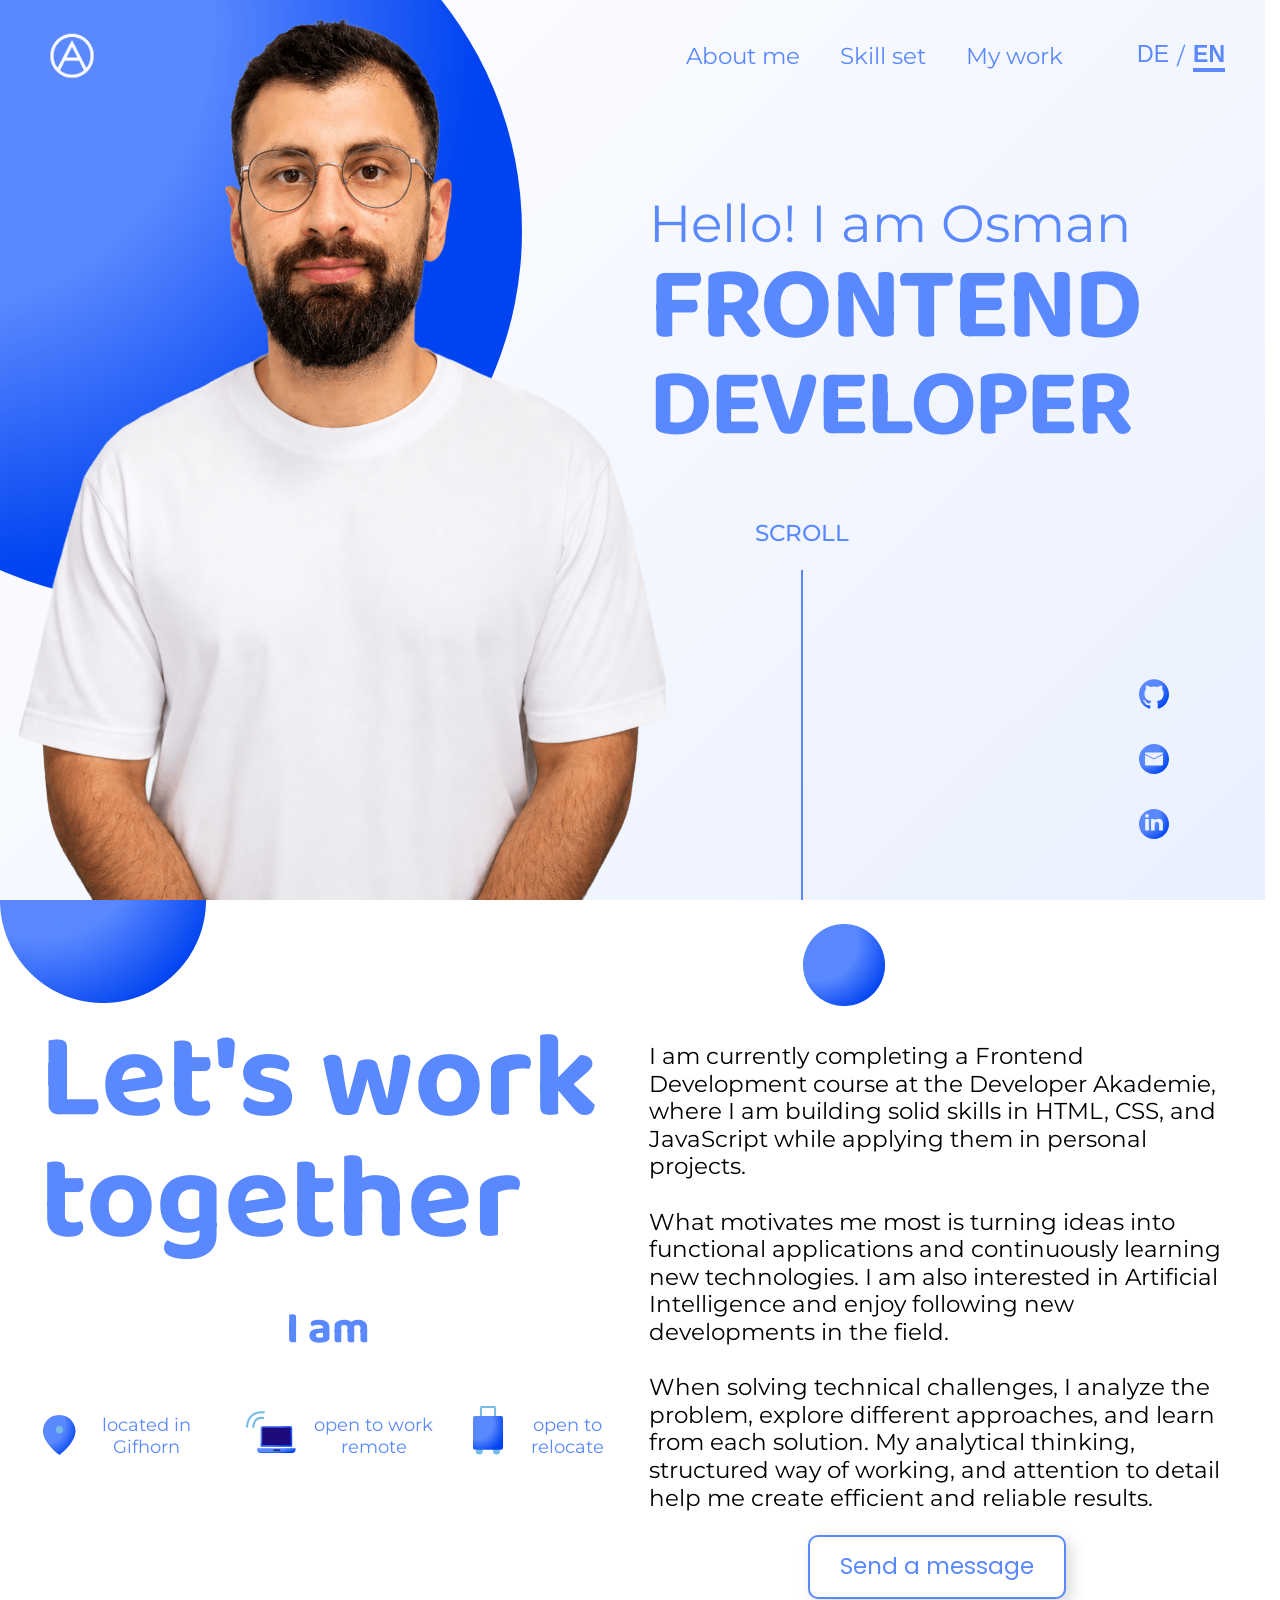
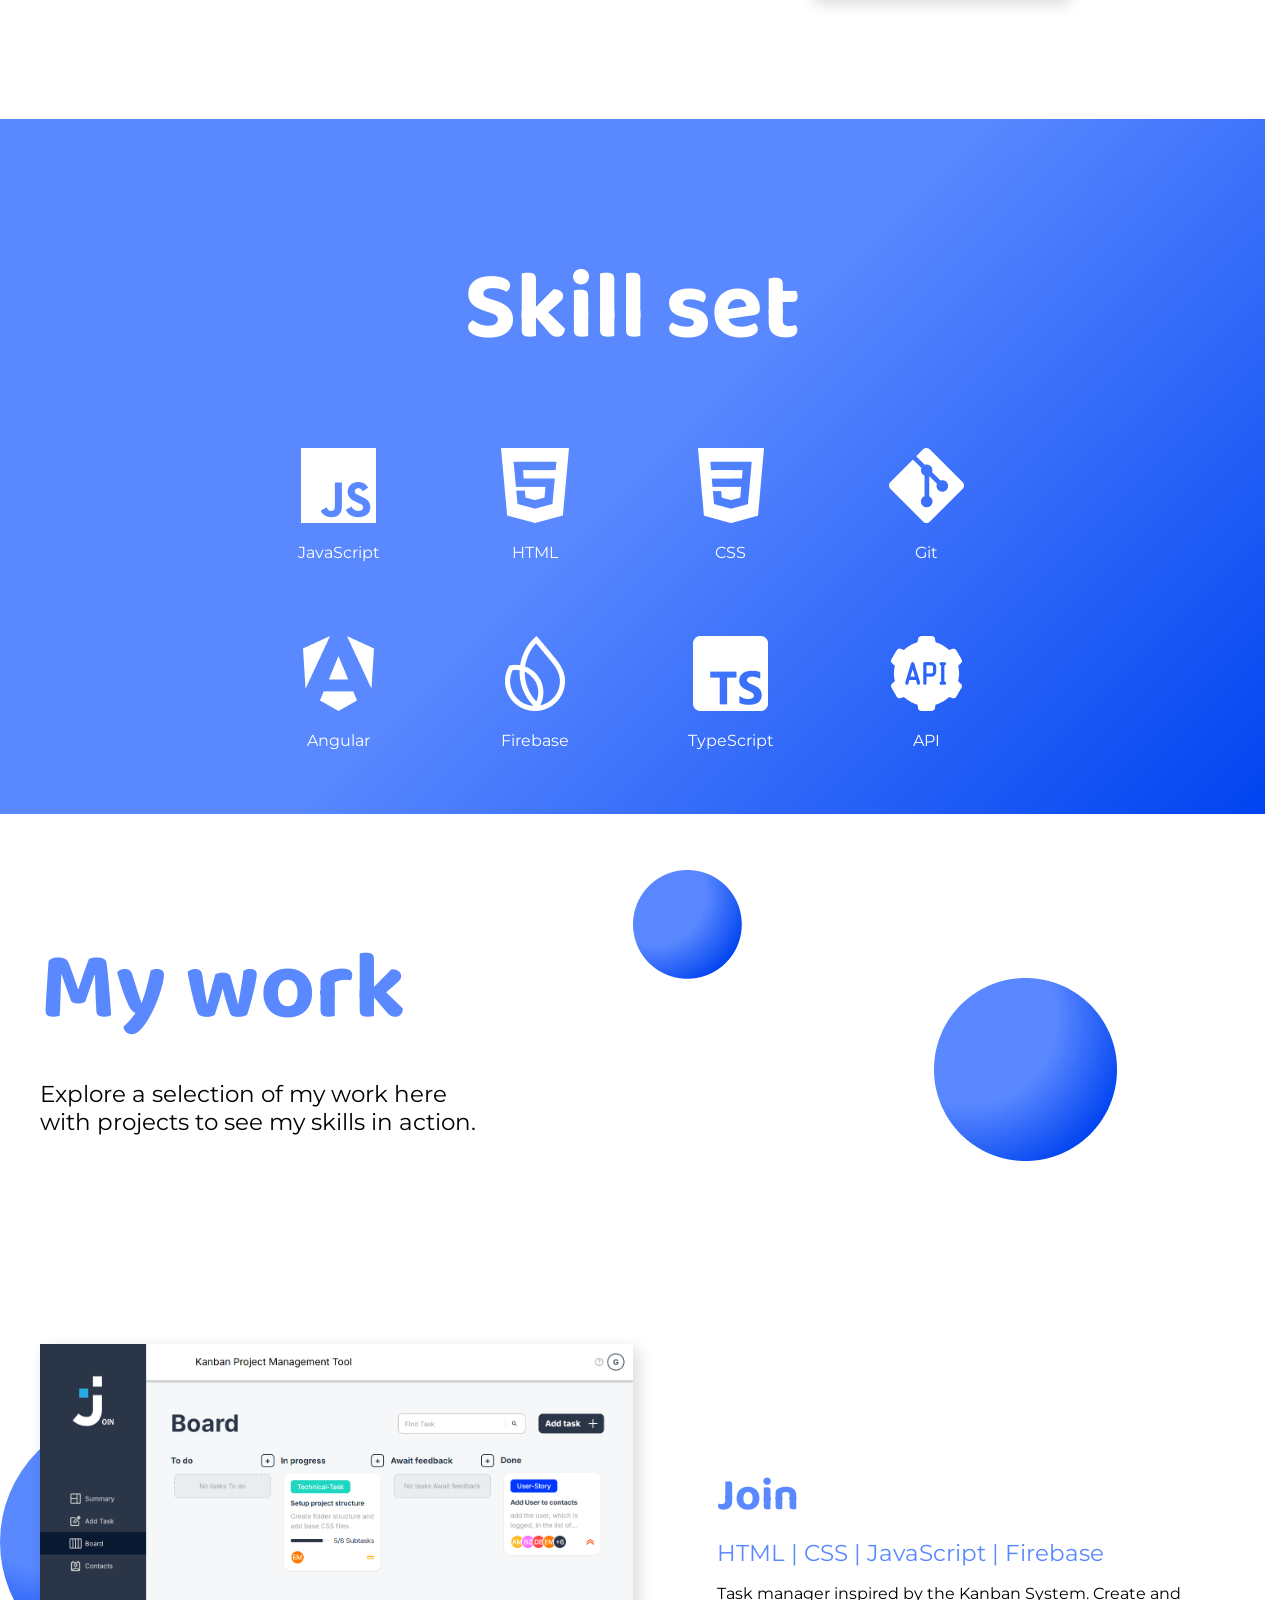
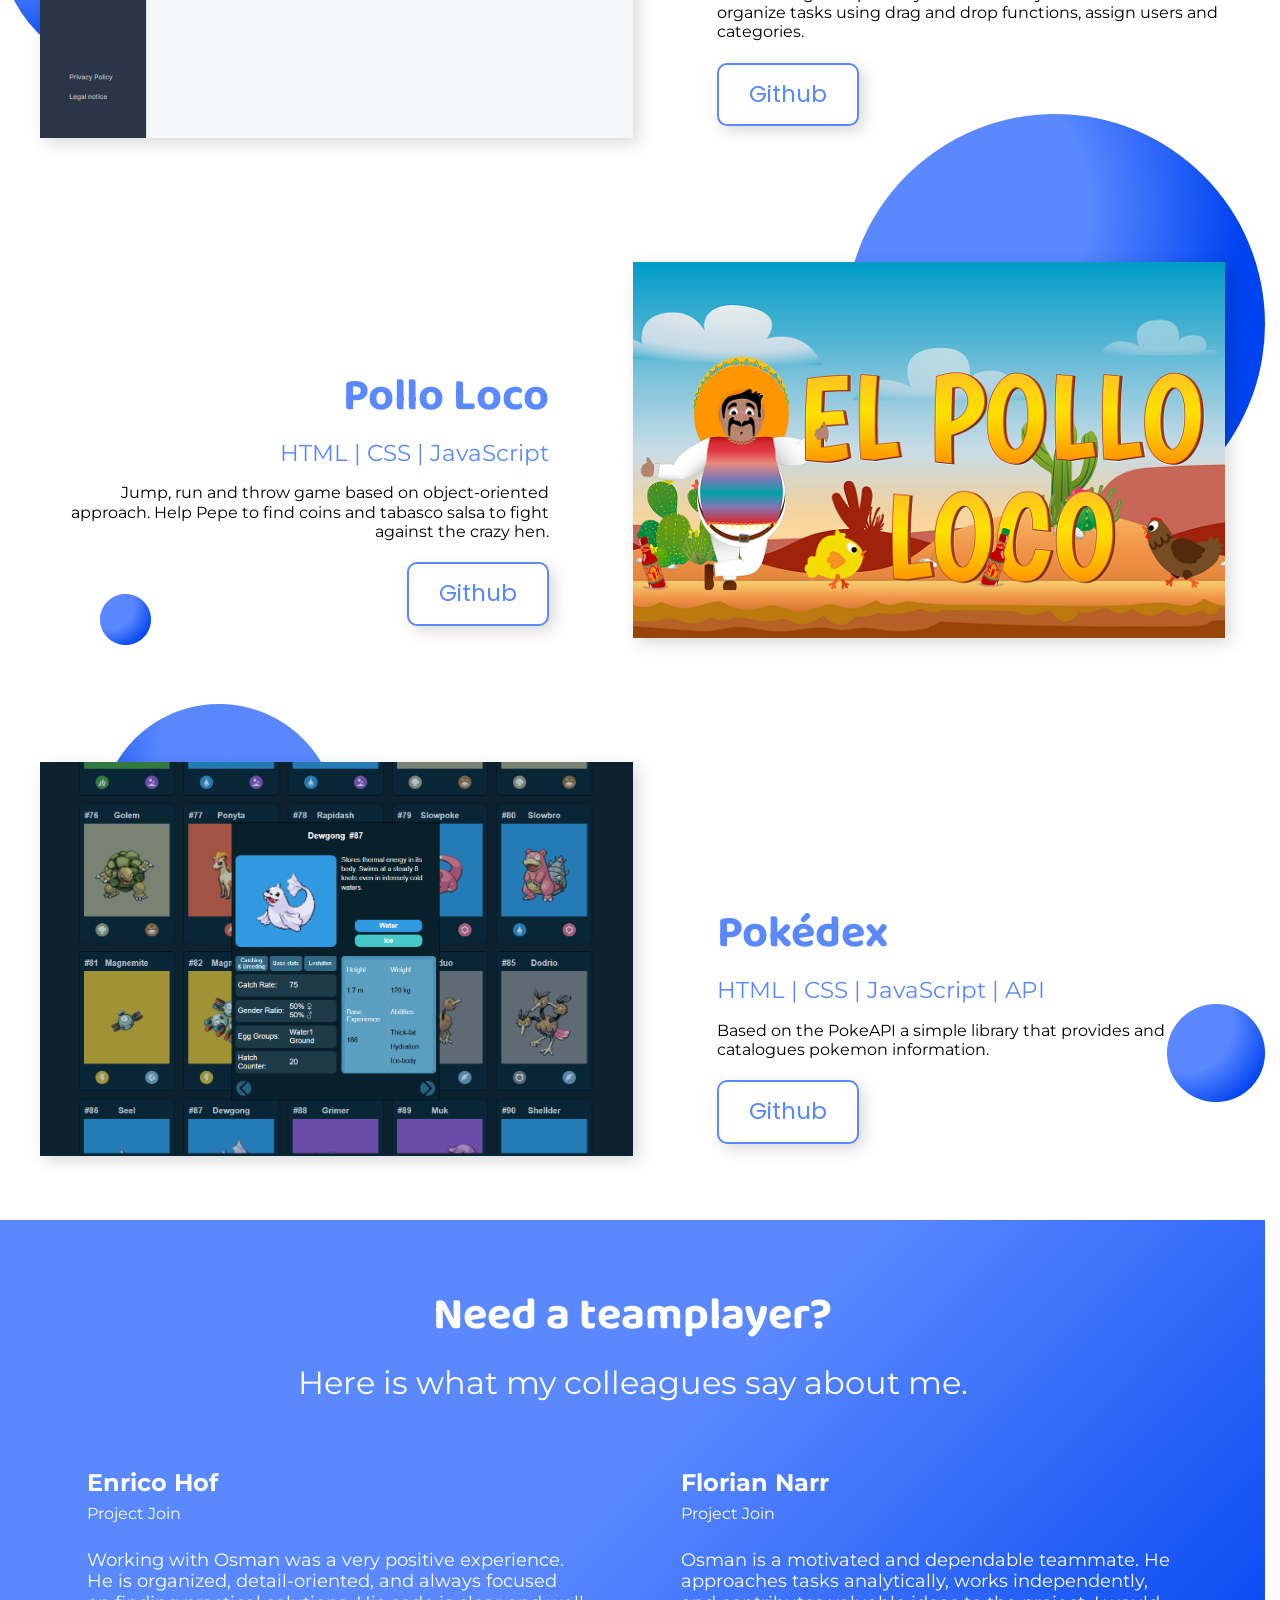
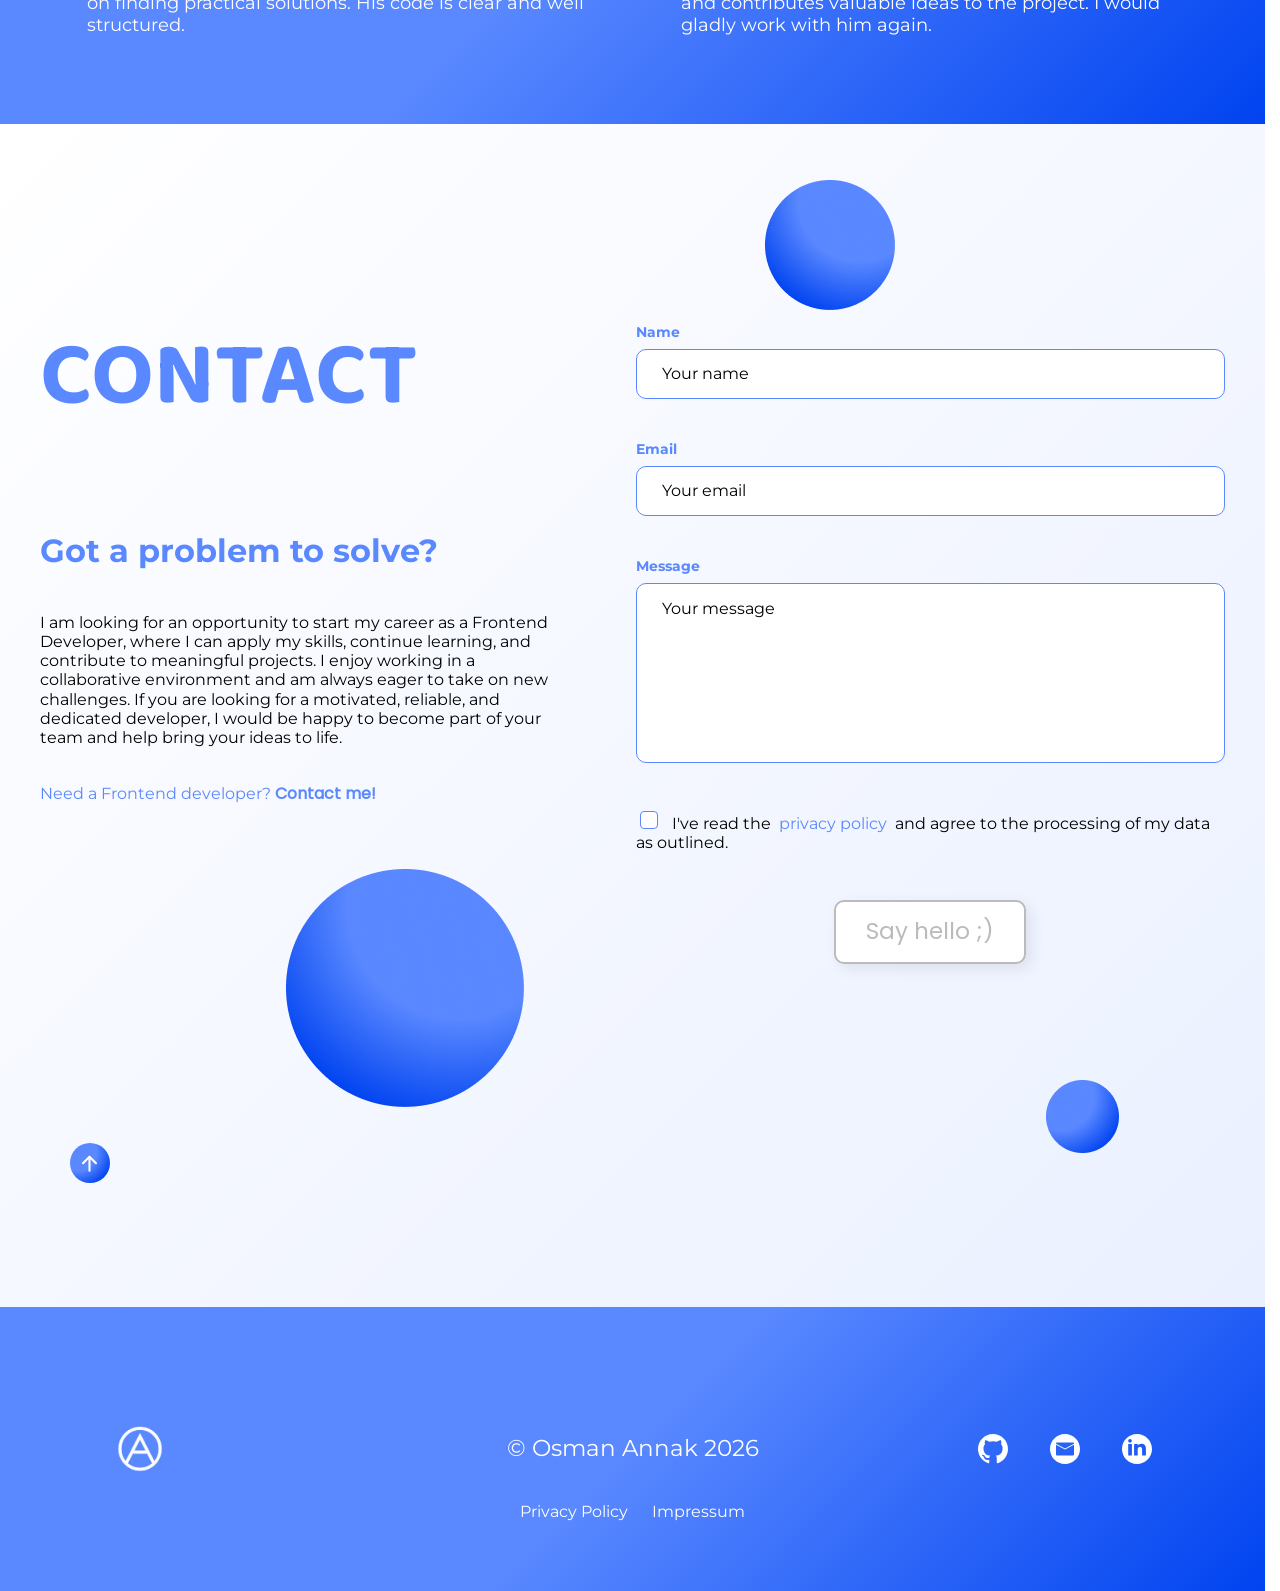
<file: index.html>
﻿<!DOCTYPE html>
<html lang="en">

<head>
    <meta charset="UTF-8">
    <meta name="viewport" content="width=device-width, initial-scale=1.0">
    <title>Osman Annak | Frontend Developer</title>
    <link rel="icon" type="image/png" href="assets/icons/logo_blue.png">

    <link rel="stylesheet" href="https://unpkg.com/aos@2.3.1/dist/aos.css">
    <link rel="stylesheet" href="style.css">
    <link rel="stylesheet" href="css/hero.css">
    <link rel="stylesheet" href="css/about.css">
    <link rel="stylesheet" href="css/skills.css">
    <link rel="stylesheet" href="css/projects.css">
    <link rel="stylesheet" href="css/teamplayer.css">
    <link rel="stylesheet" href="css/contact.css">
    <link rel="stylesheet" href="css/footer.css">
</head>

<body>
    <section class="hero-section" id="top">
        <div class="header-menu">
            <a class="logo-link" href="index.html" aria-label="Go to homepage">
                <img src="assets/icons/logo.png" alt="logo">
            </a>
            <button class="burger-menu d_none" id="burger-menu" type="button" aria-label="Open menu"
                aria-controls="navbar" aria-expanded="false" onclick="openBurgerMenu()">
                <img class="burger-icon burger-icon-default" src="assets/icons/burger menu.svg" alt="">
                <img class="burger-icon burger-icon-transition" src="assets/icons/burger transition.svg" alt="">
            </button>
            <div class="navbar" id="navbar">
                <a class="mobile-logo-link" href="index.html" aria-label="Go to homepage">
                    <img class="mobile-menu-logo" src="assets/icons/logo_blue.png" alt="logo">
                </a>
                <button class="close-menu" type="button" aria-label="Close menu" onclick="closeBurgerMenu()">
                    <img class="close-icon close-icon-medium" src="assets/icons/close final.svg" alt="">
                    <img class="close-icon close-icon-final" src="assets/icons/close medium.svg" alt="">
                </button>
                <div class="navbar-inner">
                    <a href="#about-me" data-label="About me" data-i18n="navAbout">About me</a>
                    <a href="#skill-set" data-label="Skill set" data-i18n="navSkills">Skill set</a>
                    <a href="#my-work" data-label="My work" data-i18n="navWork">My work</a>
                </div>
                <div class="language-switch">
                    <button type="button" class="language-button" data-language="de">DE</button>
                    <span>/</span>
                    <button type="button" class="language-button" data-language="en">EN</button>
                </div>

            </div>
        </div>
        <div class="introduction" data-aos="fade-up">
            <h2 data-i18n="heroGreeting">Hello! I am Osman</h2>
            <h1>
                <span class="title-line title-line-frontend">FRONTEND</span>
                <span class="title-line title-line-developer">DEVELOPER</span>
            </h1>
            <img class="hero-profile-image-mobile" src="assets/img/me.png" alt="">
        </div>
        <img class="hero-profile-image" src="assets/img/me.png" alt="" data-aos="fade-up">
        <div class="scroll">
            <p>SCROLL</p>
            <hr>
        </div>
        <div class="mobile-scroll-down" aria-hidden="true">
            <span data-i18n="scrollDown">Scroll down</span>
            <span class="mobile-scroll-arrow"></span>
        </div>
        <nav class="social-links" aria-label="Social media links">
            <a href="https://github.com/OsmanAnk" target="_blank" rel="noopener noreferrer" aria-label="GitHub">
                <img src="assets/icons/Github button s2.svg" alt="">

            </a>
            <a href="mailto:osman.annak@hotmail.de" aria-label="E-Mail">
                <img src="assets/icons/Email button s2.svg" alt="">
            </a>
            <a href="https://www.linkedin.com/in/osman-annak-0b4531206/" target="_blank" rel="noopener noreferrer"
                aria-label="LinkedIn">
                <img src="assets/icons/Linkedin button s2.svg" alt="">
            </a>
        </nav>
        <div class="decor-clip" aria-hidden="true">
            <div class="ellipse-3"></div>
        </div>
    </section>
    <section class="about-me-section" id="about-me">
        <div class="work-together" data-aos="fade-up">
            <h1 data-i18n-html="aboutTitle">Let's work <br> together</h1>
            <div class="location">
                <p data-i18n="locationIntro">I am</p>
                <div class="location-work">
                    <div class="located">
                        <div class="located-icon-container">
                            <img id="located" src="assets/icons/Icon Location.svg" alt="">
                        </div>
                        <p data-i18n="locationLocated">located in Gifhorn</p>
                    </div>
                    <div class="remote">
                        <div class="remote-icon-container">
                            <img id="remote" src="assets/icons/Icon Remote.svg" alt="">
                        </div>
                        <p data-i18n="locationRemote">open to work remote</p>
                    </div>
                    <div class="relocate">
                        <div class="relocate-icon-container">
                            <img id="relocate" src="assets/icons/Icon Relocate.svg" alt="">
                        </div>
                        <p data-i18n="locationRelocate">open to relocate</p>
                    </div>
                </div>
            </div>
        </div>
        <div class="information" data-aos="fade-up">
            <p data-i18n-html="aboutText">I am currently completing a Frontend Development course at the Developer
                Akademie, where I am building solid skills in HTML, CSS, and JavaScript while applying them in personal
                projects.
                <br>
                <br>
                What motivates me most is turning ideas into functional applications and continuously learning new
                technologies. I am also interested in Artificial Intelligence and enjoy following new developments in
                the field.
                <br>
                <br>
                When solving technical challenges, I analyze the problem, explore different approaches, and learn from
                each solution. My analytical thinking, structured way of working, and attention to detail help me create
                efficient and reliable results.
            </p>
            <a class="btn" href="#contact" data-i18n="sendMessage">Send a message</a>
        </div>
        <div class="decor-clip" aria-hidden="true">
            <img class="ellipse-5" src="assets/img/Ellipse 5.png" alt="">
            <img class="ellipse-6" src="assets/img/Ellipse 6.png" alt="">
        </div>
    </section>
    <section class="skill-section" id="skill-set">
        <div class="skill-set" data-aos="fade-up">
            <h1 data-i18n="skillsTitle">Skill set</h1>
        </div>
        <div class="skills" data-aos="fade-up">
            <div class="javascript">
                <img src="assets/icons/JavScript.png" alt="javascript">
                <span data-label="JavaScript">JavaScript</span>
            </div>
            <div class="html">
                <img src="assets/icons/html.png" alt="html">
                <span data-label="HTML">HTML</span>
            </div>
            <div class="css">
                <img src="assets/icons/css.png" alt="css">
                <span data-label="CSS">CSS</span>
            </div>
            <div class="git">
                <img src="assets/icons/Git.png" alt="git">
                <span data-label="Git">Git</span>
            </div>
            <div class="angular">
                <img src="assets/icons/Angular.png" alt="angular">
                <span data-label="Angular">Angular</span>
            </div>
            <div class="firebase">
                <img src="assets/icons/Firebase.png" alt="firebase">
                <span data-label="Firebase">Firebase</span>
            </div>
            <div class="typescript">
                <img src="assets/icons/Typescript.png" alt="typescript">
                <span data-label="TypeScript">TypeScript</span>
            </div>
            <div class="api">
                <img src="assets/icons/Api.png" alt="api">
                <span data-label="API">API</span>
            </div>
        </div>
    </section>
    <section class="project-section" id="my-work">
        <div class="my-work" data-aos="fade-up">
            <h1 data-i18n="workTitle">My work</h1>
            <h2 data-i18n-html="workSubtitle">Explore a selection of my work here
                <br>
                with projects to see my skills in action.
            </h2>
        </div>
        <div class="project" data-aos="fade-up">
            <div class="project-image">
                <a class="project-image-link" href="https://osman-annak.developerakademie.net/Join/index.html"
                    target="_blank" rel="noopener noreferrer" aria-label="Open Join project">
                    <img class="join-project" src="assets/img/Join photo.png" alt="">
                </a>
            </div>
            <div class="project-description">
                <h2>Join</h2>
                <h3>HTML | CSS | JavaScript | Firebase</h3>
                <h4 data-i18n="joinDescription">Task manager inspired by the Kanban System. Create and organize tasks
                    using drag and drop functions,
                    assign users and categories. </h4>
                <div class="btn-container">
                    <a class="btn d_none mobile-btn" href="https://osman-annak.developerakademie.net/Join/index.html"
                        target="_blank" rel="noopener noreferrer" data-i18n="liveTest">Live test</a>
                    <a class="btn" href="https://github.com/OsmanAnk/Join" target="_blank" rel="noopener noreferrer"
                        data-i18n="github">Github</a>
                </div>
            </div>
        </div>
        <div class="project project--reverse" data-aos="fade-up">
            <div class="project-image pollo-loco-image">
                <a class="project-image-link"
                    href="https://osman-annak.developerakademie.net/modul-12/Pollo_Loco/index.html" target="_blank"
                    rel="noopener noreferrer" aria-label="Open El Pollo Loco project">
                    <img src="assets/img/Pollo loco photo.png" alt="">
                </a>
            </div>
            <div class="project-description project-pollo-loco">
                <h2>Pollo Loco</h2>
                <h3>HTML | CSS | JavaScript</h3>
                <h4 data-i18n="polloDescription">Jump, run and throw game based on object-oriented approach. Help Pepe
                    to find coins and tabasco
                    salsa to fight against the crazy hen.</h4>
                <div class="btn-container">
                    <a class="btn d_none mobile-btn"
                        href="https://osman-annak.developerakademie.net/modul-12/Pollo_Loco/index.html" target="_blank"
                        rel="noopener noreferrer" data-i18n="liveTest">Live test</a>
                    <a class="btn" href="https://github.com/OsmanAnk/El-Pollo-Loco" target="_blank"
                        rel="noopener noreferrer" data-i18n="github">Github</a>
                </div>
            </div>
        </div>
        <div class="project" data-aos="fade-up">
            <div class="project-image">
                <a class="project-image-link"
                    href="https://osman-annak.developerakademie.net/modul-8/PokeAPI/index.html" target="_blank"
                    rel="noopener noreferrer" aria-label="Open PokeAPI project">
                    <img src="assets/img/Pokeapi photo.png" alt="">
                </a>
            </div>
            <div class="project-description">
                <h2>Pokédex</h2>
                <h3>HTML | CSS | JavaScript | API</h3>
                <h4 data-i18n="pokeDescription">Based on the PokéAPI a simple library that provides and catalogues
                    pokemon information.</h4>
                <div class="btn-container">
                    <a class="btn d_none mobile-btn"
                        href="https://osman-annak.developerakademie.net/modul-8/PokeAPI/index.html" target="_blank"
                        rel="noopener noreferrer" data-i18n="liveTest">Live test</a>
                    <a class="btn" href="https://github.com/OsmanAnk/PokeAPI" target="_blank" rel="noopener noreferrer"
                        data-i18n="github">Github</a>
                </div>
            </div>
        </div>
        <div class="decor-clip" aria-hidden="true">
            <div class="ellipse-4"></div>
            <img class="ellipse-7" src="assets/img/Ellipse 7.png" alt="">
            <img class="ellipse-8" src="assets/img/Ellipse 8.png" alt="">
            <div class="ellipse-9"></div>
            <img class="ellipse-10" src="assets/img/Ellipse 10.png" alt="">
            <img class="ellipse-11" src="assets/img/Ellipse 11.png" alt="">
            <img class="ellipse-12" src="assets/img/Ellipse 12.png" alt="">
        </div>
    </section>
    <section class="teamplayer-section">
        <div class="teamplayer-header" data-aos="fade-up">
            <h1 data-i18n="teamTitle">Need a teamplayer?</h1>
            <h2 data-i18n="teamSubtitle">Here is what my colleagues say about me.</h2>
        </div>
        <div class="persons" data-aos="fade-up">
            <div class="person">
                <h3>Enrico Hof</h3>
                <h5 data-i18n="projectJoin">Project Join</h5>
                <h4 data-i18n="teamFirstText">Working with Osman was a very positive experience. He is organized,
                    detail-oriented, and always
                    focused on finding practical solutions. His code is clear and well structured.</h4>
            </div>
            <div class="person">
                <h3>Florian Narr</h3>
                <h5 data-i18n="projectJoin">Project Join</h5>
                <h4 data-i18n="teamSecondText">Osman is a motivated and dependable teammate. He approaches tasks
                    analytically, works independently,
                    and contributes valuable ideas to the project. I would gladly work with him again.</h4>
            </div>
        </div>
    </section>
    <section class="contact-section" id="contact">
        <div class="contact-data-wrapper">
            <div class="contact" data-aos="fade-up">
                <h1 data-i18n="contactTitle">CONTACT</h1>
                <h2 data-i18n="contactSubtitle">Got a problem to solve?</h2>
                <h3 data-i18n="contactText">I am looking for an opportunity to start my career as a Frontend Developer,
                    where I can apply my
                    skills, continue learning, and contribute to meaningful projects. I enjoy working in a collaborative
                    environment and am always eager to take on new challenges. If you are looking for a motivated,
                    reliable, and dedicated developer, I would be happy to become part of your team and help bring your
                    ideas to life.</h3>
                <h4 data-i18n-html="contactCta">Need a Frontend developer? <span>Contact me!</span></h4>
            </div>
            <form class="your-data" id="contact-form" novalidate data-aos="fade-up">
                <div class="text-inputs">
                    <div class="form-field" data-field="name">
                        <label for="name" data-i18n="nameLabel">Name</label>
                        <div class="field-control">
                            <input type="text" id="name" name="name" autocomplete="name" placeholder="Your name"
                                data-i18n-placeholder="namePlaceholder">
                        </div>
                        <p class="field-message" data-i18n="nameRequired">Your name is required</p>
                    </div>
                    <div class="form-field" data-field="email">
                        <label for="email" data-i18n="emailLabel">Email</label>
                        <div class="field-control">
                            <input type="email" id="email" name="email" autocomplete="email" placeholder="Your email"
                                data-i18n-placeholder="emailPlaceholder">
                        </div>
                        <p class="field-message" data-i18n="emailRequired">Your email is required</p>
                    </div>
                    <div class="form-field form-field-message" data-field="message">
                        <label for="message" data-i18n="messageLabel">Message</label>
                        <div class="field-control">
                            <textarea id="message" name="message" autocomplete="off" placeholder="Your message"
                                data-i18n-placeholder="messagePlaceholder"></textarea>
                        </div>
                        <p class="field-message" data-i18n="messageRequired">Your message is empty</p>
                    </div>
                </div>
                <div class="check-privacy">
                    <input type="checkbox" name="accept" id="accept">
                    <label for="accept" data-i18n-html="privacyLabel">I've read the <a
                            href="privacy-policy.html">privacy policy</a> and agree to the
                        processing of my data as outlined.</label>
                    <p class="privacy-message" data-i18n="privacyRequired">Please accept the privacy policy.</p>
                </div>
                <button class="btn" type="submit" disabled data-i18n="sayHello">Say hello ;)</button>
                <p class="form-status" id="form-status" role="status" aria-live="polite"></p>
            </form>
        </div>
        <div class="decor-clip" aria-hidden="true">
            <img class="ellipse-11-contact" src="assets/img/Ellipse 11.png" alt="">
            <img class="ellipse-13" src="assets/img/Ellipse 13.png" alt="">
            <img class="ellipse-14" src="assets/img/Ellipse 14.png" alt="">
        </div>
        <a class="up-effect" href="#top" aria-label="Back to top">
            <img class="up" src="assets/icons/Up.svg" alt="">
            <img class="up-hover" src="assets/icons/Up-hover.svg" alt="">
        </a>

    </section>
    <footer class="footer-section">
        <a class="footer-logo-link" href="index.html" aria-label="Go to homepage" data-aos="fade-up">
            <img class="footer-logo" src="assets/icons/logo.png" alt="logo">
        </a>
        <h2>&copy; Osman Annak 2026</h2>
        <nav class="footer-socials" aria-label="Social media links" data-aos="fade-up">
            <a href="https://github.com/OsmanAnk" target="_blank" rel="noopener noreferrer" aria-label="GitHub">
                <img src="assets/icons/Github button-footer.svg" alt="">
            </a>
            <a href="mailto:osman.annak@hotmail.de" aria-label="E-Mail">
                <img src="assets/icons/Email button-footer.svg" alt="">
            </a>
            <a href="https://www.linkedin.com/in/osman-annak-0b4531206/" target="_blank" rel="noopener noreferrer"
                aria-label="LinkedIn">
                <img src="assets/icons/Linkedin button-footer.svg" alt="">
            </a>
        </nav>
        <nav class="footer-legal-links" aria-label="Legal links">
            <a href="privacy-policy.html" data-i18n="footerPrivacy">Privacy Policy</a>
            <a href="legal-notice.html" data-i18n="footerLegal">Impressum</a>
        </nav>
    </footer>
    <script src="https://unpkg.com/aos@2.3.1/dist/aos.js"></script>
    <script src="script.js"></script>
</body>

</html>
</file>
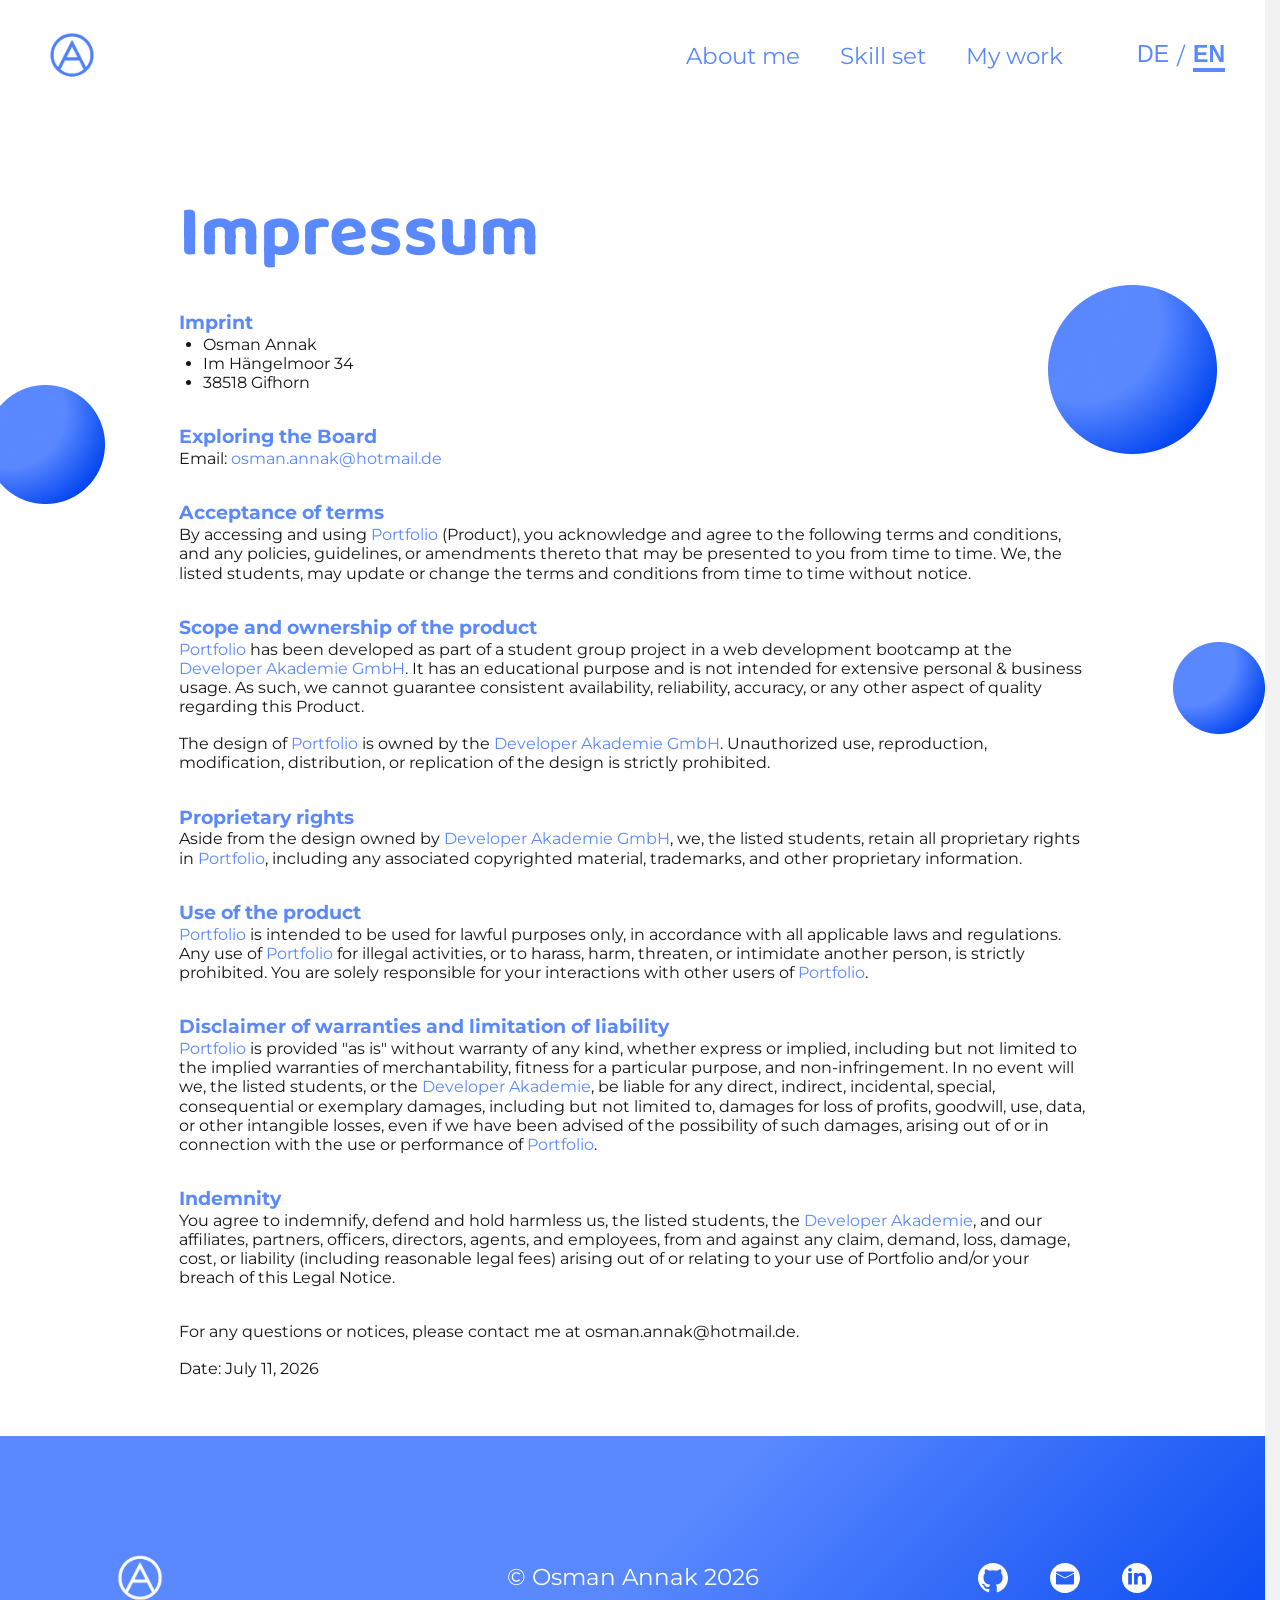
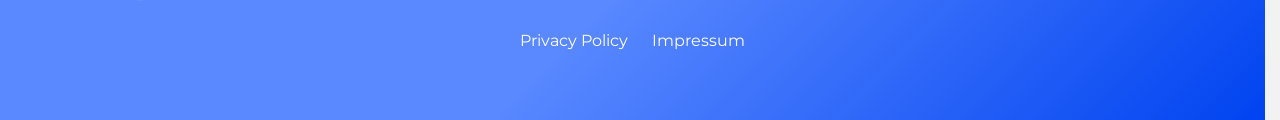
<file: legal-notice.html>
<!DOCTYPE html>
<html lang="en">

<head>
    <meta charset="UTF-8">
    <meta name="viewport" content="width=device-width, initial-scale=1.0">
    <title>Impressum</title>
    <link rel="icon" type="image/png" href="assets/icons/logo_blue.png">
    <link rel="stylesheet" href="https://unpkg.com/aos@2.3.1/dist/aos.css">
    <link rel="stylesheet" href="css/legal-notice.css">
</head>

<body class="legal-page">
    <section class="hero-section">
        <div class="header-menu">
            <a class="logo-link" href="index.html" aria-label="Go to homepage">
                <img src="assets/icons/logo_blue.png" alt="logo">
            </a>
            <button class="burger-menu d_none" id="burger-menu" type="button" aria-label="Open menu"
                aria-controls="navbar" aria-expanded="false" onclick="openBurgerMenu()">
                <img class="burger-icon burger-icon-default" src="assets/icons/burger menu.svg" alt="">
                <img class="burger-icon burger-icon-transition" src="assets/icons/burger transition.svg" alt="">
            </button>
            <div class="navbar" id="navbar">
                <a class="mobile-logo-link" href="index.html" aria-label="Go to homepage">
                    <img class="mobile-menu-logo" src="assets/icons/logo_blue.png" alt="logo">
                </a>
                <button class="close-menu" type="button" aria-label="Close menu" onclick="closeBurgerMenu()">
                    <img class="close-icon close-icon-medium" src="assets/icons/close final.svg" alt="">
                    <img class="close-icon close-icon-final" src="assets/icons/close medium.svg" alt="">
                </button>
                <div class="navbar-inner">
                    <a href="index.html#about-me" data-label="About me" data-i18n="navAbout">About me</a>
                    <a href="index.html#skill-set" data-label="Skill set" data-i18n="navSkills">Skill set</a>
                    <a href="index.html#my-work" data-label="My work" data-i18n="navWork">My work</a>
                </div>
                <div class="language-switch">
                    <button type="button" class="language-button" data-language="de">DE</button>
                    <span>/</span>
                    <button type="button" class="language-button" data-language="en">EN</button>
                </div>
            </div>
        </div>
    </section>
    <a class="back-to-main-wrapper" href="index.html">
        <img class="back-to-main" src="assets/icons/Up-hover.svg" alt="">
        <img class="back-to-main-hover" src="assets/icons/Up.svg" alt="">
    </a>
    <main class="legal-notice" data-i18n-html="legalNoticeContent">
        <h1 data-i18n="legalNoticeTitle">Impressum</h1>

        <section class="legal-section" aria-labelledby="imprint">
            <h2 id="imprint" data-i18n="imprintTitle">Imprint</h2>
            <ul class="legal-imprint-list">
                <li>Osman Annak</li>
                <li>Im Hängelmoor 34</li>
                <li>38518 Gifhorn</li>
            </ul>
        </section>

        <section class="legal-section" aria-labelledby="exploring-board">
            <h2 id="exploring-board">Exploring the Board</h2>
            <p>Email: <a href="mailto:osman.annak@hotmail.de">osman.annak@hotmail.de</a></p>
        </section>

        <section class="legal-section" aria-labelledby="acceptance-terms">
            <h2 id="acceptance-terms">Acceptance of terms</h2>
            <p>
                By accessing and using <a href="index.html">Portfolio</a> (Product), you acknowledge and agree to the
                following terms and conditions, and any policies, guidelines, or amendments thereto that may be
                presented
                to you from time to time. We, the listed students, may update or change the terms and conditions from
                time to time without notice.
            </p>
        </section>

        <section class="legal-section" aria-labelledby="scope-ownership">
            <h2 id="scope-ownership">Scope and ownership of the product</h2>
            <p>
                <a href="index.html">Portfolio</a> has been developed as part of a student group project in a web
                development bootcamp at the <a href="https://developerakademie.com/" target="_blank"
                    rel="noopener noreferrer">Developer Akademie GmbH</a>. It has an educational purpose and is not
                intended for extensive personal &amp; business usage. As such, we cannot guarantee consistent
                availability,
                reliability, accuracy, or any other aspect of quality regarding this Product.
            </p>
            <p>
                The design of <a href="index.html">Portfolio</a> is owned by the
                <a href="https://developerakademie.com/" target="_blank" rel="noopener noreferrer">Developer Akademie
                    GmbH</a>. Unauthorized use, reproduction, modification, distribution, or replication of the design
                is
                strictly prohibited.
            </p>
        </section>

        <section class="legal-section" aria-labelledby="proprietary-rights">
            <h2 id="proprietary-rights">Proprietary rights</h2>
            <p>
                Aside from the design owned by <a href="https://developerakademie.com/" target="_blank"
                    rel="noopener noreferrer">Developer Akademie GmbH</a>, we, the listed students, retain all
                proprietary rights in <a href="index.html">Portfolio</a>, including any associated copyrighted material,
                trademarks, and other proprietary information.
            </p>
        </section>

        <section class="legal-section" aria-labelledby="use-product">
            <h2 id="use-product">Use of the product</h2>
            <p>
                <a href="index.html">Portfolio</a> is intended to be used for lawful purposes only, in accordance with
                all
                applicable laws and regulations. Any use of <a href="index.html">Portfolio</a> for illegal activities,
                or
                to harass, harm, threaten, or intimidate another person, is strictly prohibited. You are solely
                responsible
                for your interactions with other users of <a href="index.html">Portfolio</a>.
            </p>
        </section>

        <section class="legal-section" aria-labelledby="disclaimer">
            <h2 id="disclaimer">Disclaimer of warranties and limitation of liability</h2>
            <p>
                <a href="index.html">Portfolio</a> is provided "as is" without warranty of any kind, whether express or
                implied, including but not limited to the implied warranties of merchantability, fitness for a
                particular
                purpose, and non-infringement. In no event will we, the listed students, or the
                <a href="https://developerakademie.com/" target="_blank" rel="noopener noreferrer">Developer
                    Akademie</a>,
                be liable for any direct, indirect, incidental, special, consequential or exemplary damages, including
                but not limited to, damages for loss of profits, goodwill, use, data, or other intangible losses, even
                if
                we have been advised of the possibility of such damages, arising out of or in connection with the use or
                performance of <a href="index.html">Portfolio</a>.
            </p>
        </section>

        <section class="legal-section" aria-labelledby="indemnity">
            <h2 id="indemnity">Indemnity</h2>
            <p>
                You agree to indemnify, defend and hold harmless us, the listed students, the
                <a href="https://developerakademie.com/" target="_blank" rel="noopener noreferrer">Developer
                    Akademie</a>,
                and our affiliates, partners, officers, directors, agents, and employees, from and against any claim,
                demand, loss, damage, cost, or liability (including reasonable legal fees) arising out of or relating to
                your use of Portfolio and/or your breach of this Legal Notice.
            </p>
        </section>

        <p class="legal-contact" data-i18n="legalContactText">For any questions or notices, please contact me at osman.annak@hotmail.de.</p>
        <p class="legal-date">Date: July 11, 2026</p>
    </main>
    <footer class="footer-section">
        <a class="footer-logo-link" href="index.html" aria-label="Go to homepage" data-aos="fade-up">
            <img class="footer-logo" src="assets/icons/logo.png" alt="logo">
        </a>
        <h2>&copy; Osman Annak 2026</h2>
        <nav class="footer-socials" aria-label="Social media links" data-aos="fade-up">
            <a href="https://github.com/OsmanAnk" target="_blank" rel="noopener noreferrer" aria-label="GitHub">
                <img src="assets/icons/Github button-footer.svg" alt="">
            </a>
            <a href="mailto:osman.annak@hotmail.de" aria-label="E-Mail">
                <img src="assets/icons/Email button-footer.svg" alt="">
            </a>
            <a href="https://www.linkedin.com/in/osman-annak-0b4531206/" target="_blank" rel="noopener noreferrer"
                aria-label="LinkedIn">
                <img src="assets/icons/Linkedin button-footer.svg" alt="">
            </a>
        </nav>
        <nav class="footer-legal-links" aria-label="Legal links">
            <a href="privacy-policy.html" data-i18n="footerPrivacy">Privacy Policy</a>
            <a href="legal-notice.html" data-i18n="footerLegal">Impressum</a>
        </nav>
    </footer>
    <img class="ellipse-14" src="assets/img/Ellipse 14 legal notice.png" alt="">
    <img class="ellipse-15" src="assets/img/Ellipse 15.png" alt="">
    <img class="ellipse-16" src="assets/img/Ellipse 16.png" alt="">
    <script src="https://unpkg.com/aos@2.3.1/dist/aos.js"></script>
    <script src="js/legal-notice.js"></script>
    <script src="script.js"></script>
</body>

</html>
</file>
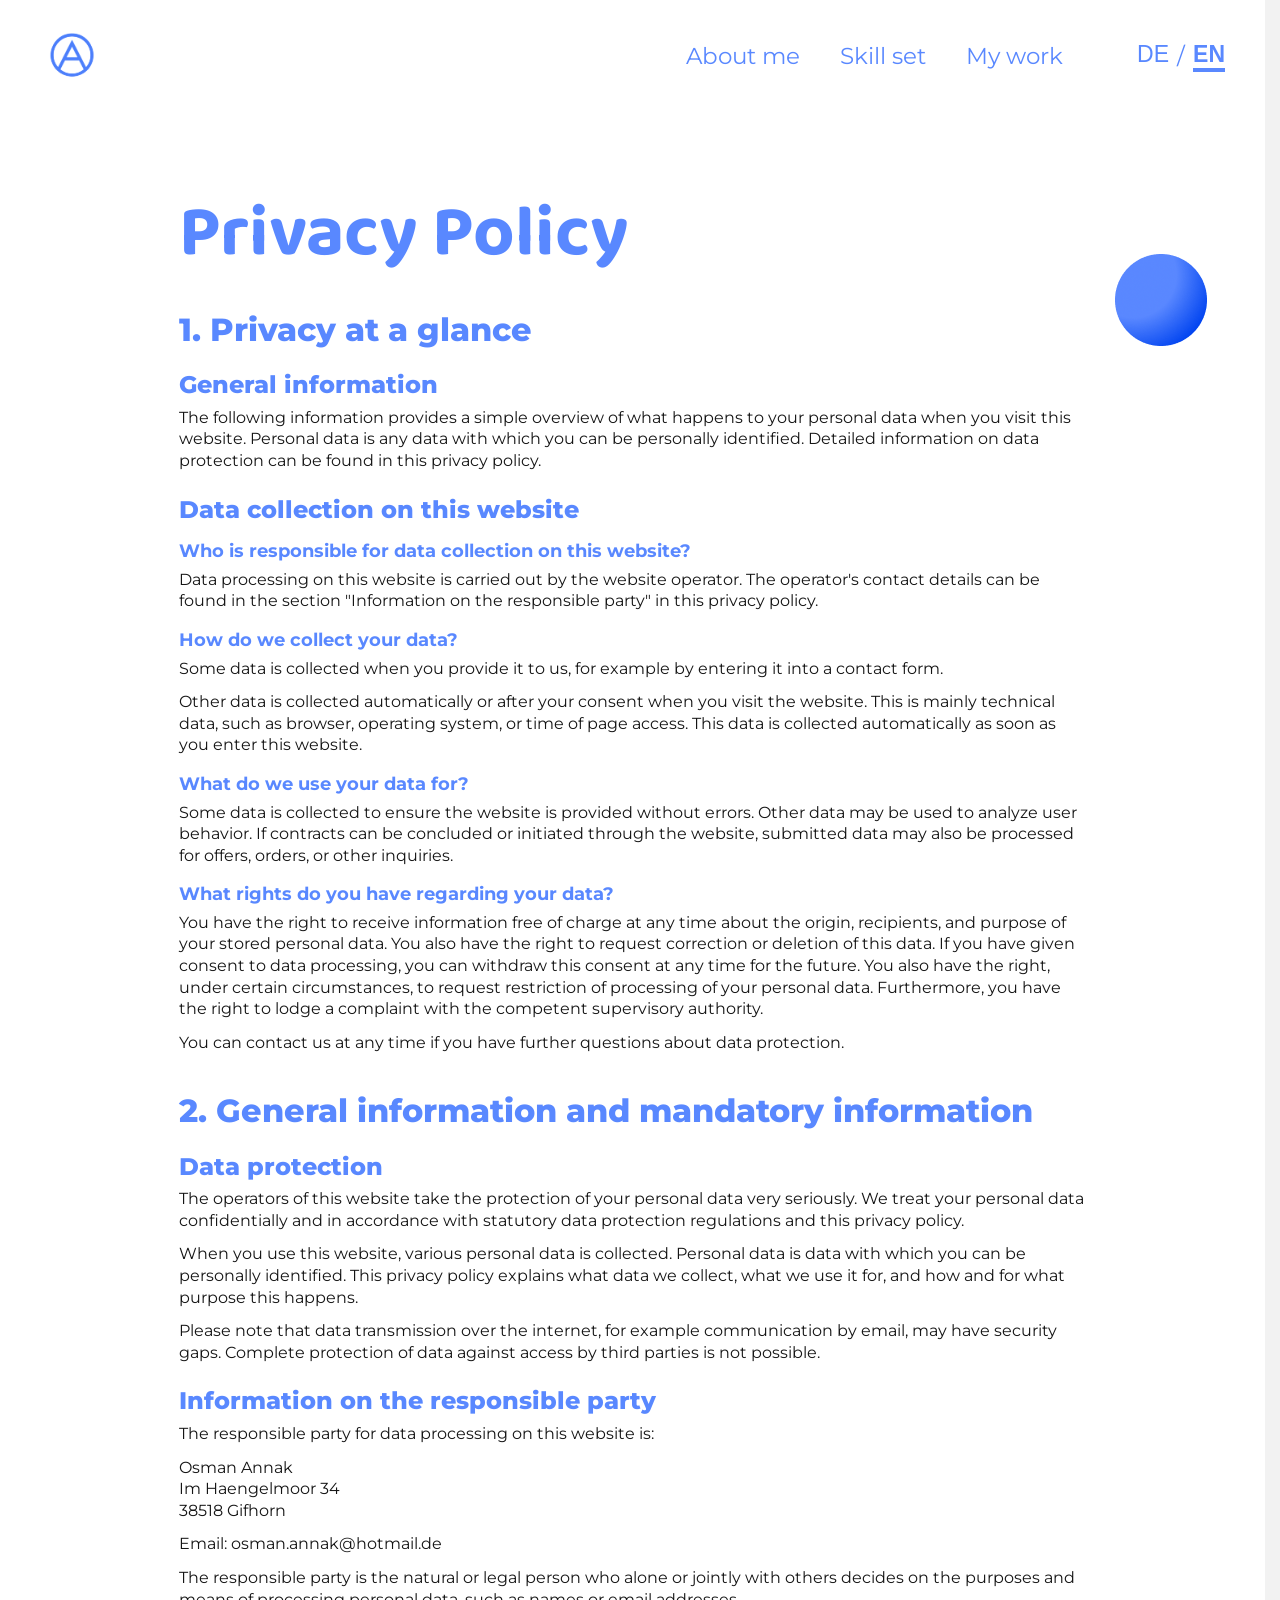
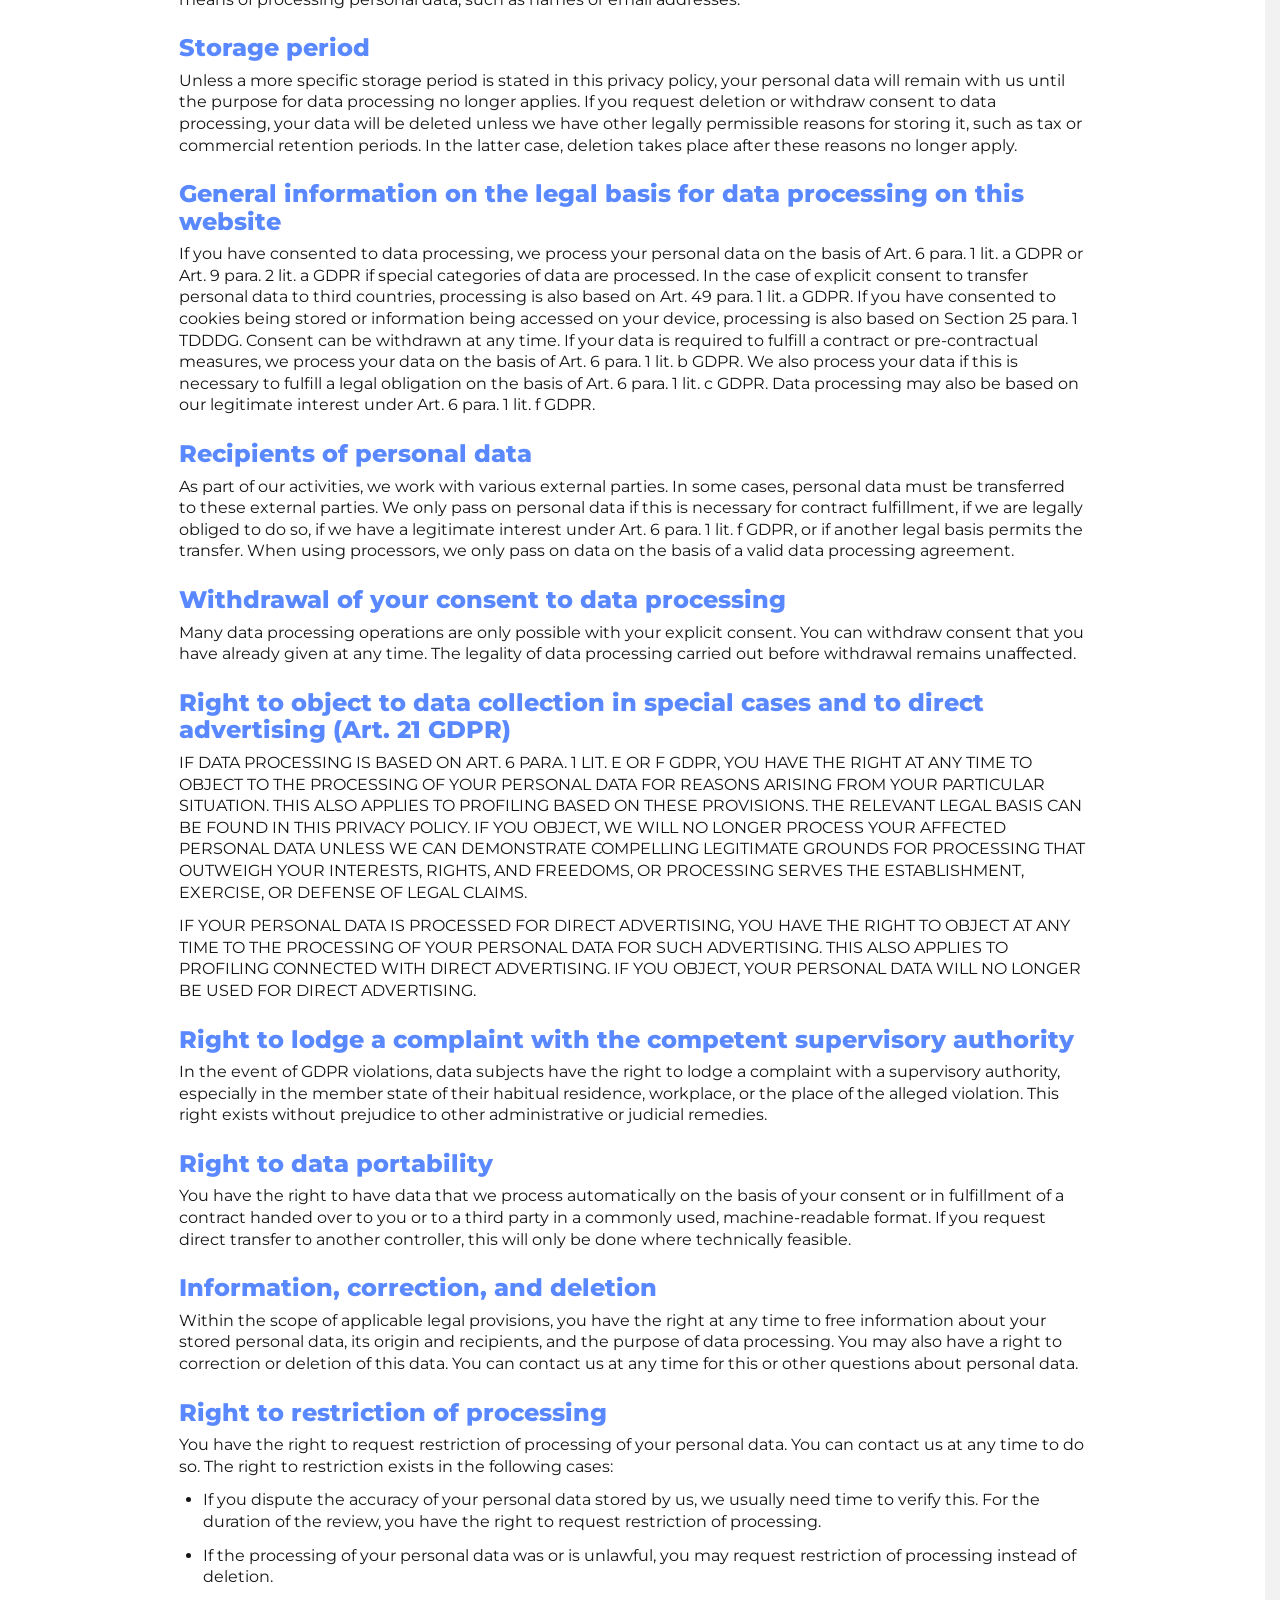
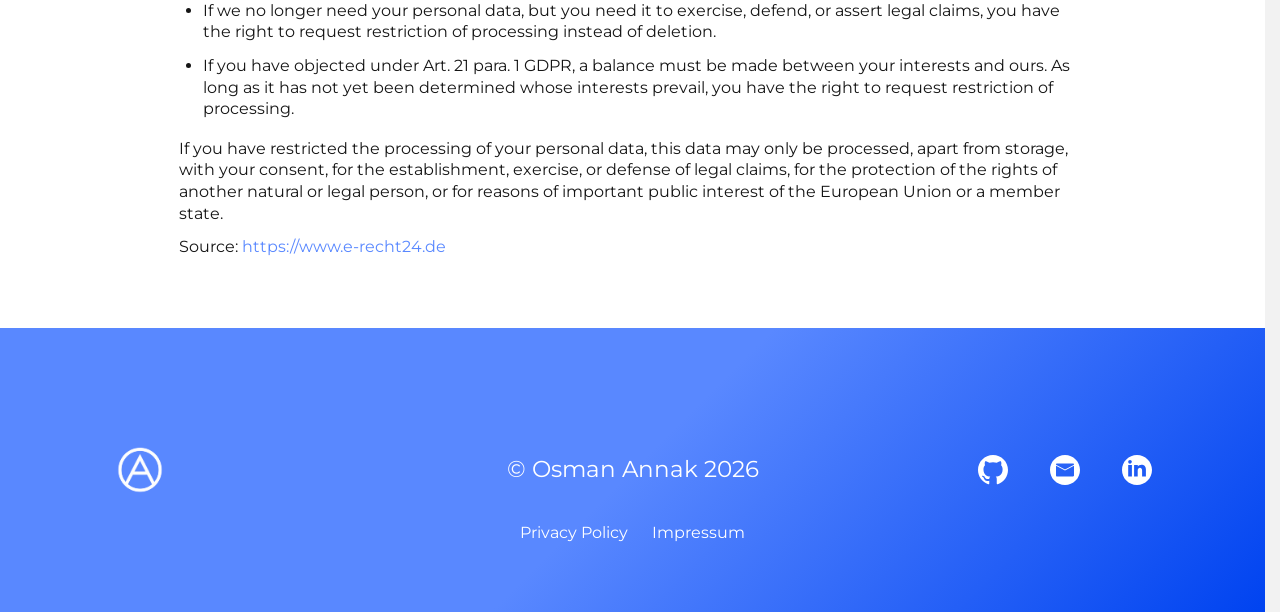
<file: privacy-policy.html>
<!DOCTYPE html>
<html lang="en">

<head>
    <meta charset="UTF-8">
    <meta name="viewport" content="width=device-width, initial-scale=1.0">
    <title>Privacy Policy</title>
    <link rel="icon" type="image/png" href="assets/icons/logo_blue.png">
    <link rel="stylesheet" href="https://unpkg.com/aos@2.3.1/dist/aos.css">
    <link rel="stylesheet" href="css/privacy-policy.css">
</head>

<body class="privacy-page">
    <section class="hero-section">
        <div class="header-menu">
            <a class="logo-link" href="index.html" aria-label="Go to homepage">
                <img src="assets/icons/logo_blue.png" alt="logo">
            </a>
            <button class="burger-menu d_none" id="burger-menu" type="button" aria-label="Open menu"
                aria-controls="navbar" aria-expanded="false" onclick="openBurgerMenu()">
                <img class="burger-icon burger-icon-default" src="assets/icons/burger menu.svg" alt="">
                <img class="burger-icon burger-icon-transition" src="assets/icons/burger transition.svg" alt="">
            </button>
            <div class="navbar" id="navbar">
                <a class="mobile-logo-link" href="index.html" aria-label="Go to homepage">
                    <img class="mobile-menu-logo" src="assets/icons/logo_blue.png" alt="logo">
                </a>
                <button class="close-menu" type="button" aria-label="Close menu" onclick="closeBurgerMenu()">
                    <img class="close-icon close-icon-medium" src="assets/icons/close final.svg" alt="">
                    <img class="close-icon close-icon-final" src="assets/icons/close medium.svg" alt="">
                </button>
                <div class="navbar-inner">
                    <a href="index.html#about-me" data-label="About me" data-i18n="navAbout">About me</a>
                    <a href="index.html#skill-set" data-label="Skill set" data-i18n="navSkills">Skill set</a>
                    <a href="index.html#my-work" data-label="My work" data-i18n="navWork">My work</a>
                </div>
                <div class="language-switch">
                    <button type="button" class="language-button" data-language="de">DE</button>
                    <span>/</span>
                    <button type="button" class="language-button" data-language="en">EN</button>
                </div>

            </div>
        </div>
    </section>
    <a class="back-to-main-wrapper" href="index.html">
        <img class="back-to-main" src="assets/icons/Up-hover.svg" alt="">
        <img class="back-to-main-hover" src="assets/icons/Up.svg" alt="">
    </a>
    <section class="main-section" data-i18n-html="privacyPolicyContent">
        <h1 data-i18n-html="privacyPolicyTitle">Datenschutz&shy;erkl&auml;rung</h1>
        <h2>1. Datenschutz auf einen Blick</h2>
        <h3>Allgemeine Hinweise</h3>
        <p>Die folgenden Hinweise geben einen einfachen &Uuml;berblick dar&uuml;ber, was mit Ihren personenbezogenen
            Daten passiert, wenn Sie diese Website besuchen. Personenbezogene Daten sind alle Daten, mit denen Sie
            pers&ouml;nlich identifiziert werden k&ouml;nnen. Ausf&uuml;hrliche Informationen zum Thema Datenschutz
            entnehmen Sie unserer unter diesem Text aufgef&uuml;hrten Datenschutzerkl&auml;rung.</p>
        <h3>Datenerfassung auf dieser Website</h3>
        <h4>Wer ist verantwortlich f&uuml;r die Datenerfassung auf dieser Website?</h4>
        <p>Die Datenverarbeitung auf dieser Website erfolgt durch den Websitebetreiber. Dessen Kontaktdaten k&ouml;nnen
            Sie dem Abschnitt &bdquo;Hinweis zur verantwortlichen Stelle&ldquo; in dieser Datenschutzerkl&auml;rung
            entnehmen.</p>
        <h4>Wie erfassen wir Ihre Daten?</h4>
        <p>Ihre Daten werden zum einen dadurch erhoben, dass Sie uns diese mitteilen. Hierbei kann es sich z.&nbsp;B. um
            Daten handeln, die Sie in ein Kontaktformular eingeben.</p>
        <p>Andere Daten werden automatisch oder nach Ihrer Einwilligung beim Besuch der Website durch unsere IT-Systeme
            erfasst. Das sind vor allem technische Daten (z.&nbsp;B. Internetbrowser, Betriebssystem oder Uhrzeit des
            Seitenaufrufs). Die Erfassung dieser Daten erfolgt automatisch, sobald Sie diese Website betreten.</p>
        <h4>Wof&uuml;r nutzen wir Ihre Daten?</h4>
        <p>Ein Teil der Daten wird erhoben, um eine fehlerfreie Bereitstellung der Website zu gew&auml;hrleisten. Andere
            Daten k&ouml;nnen zur Analyse Ihres Nutzerverhaltens verwendet werden. Sofern &uuml;ber die Website
            Vertr&auml;ge geschlossen oder angebahnt werden k&ouml;nnen, werden die &uuml;bermittelten Daten auch
            f&uuml;r Vertragsangebote, Bestellungen oder sonstige Auftragsanfragen verarbeitet.</p>
        <h4>Welche Rechte haben Sie bez&uuml;glich Ihrer Daten?</h4>
        <p>Sie haben jederzeit das Recht, unentgeltlich Auskunft &uuml;ber Herkunft, Empf&auml;nger und Zweck Ihrer
            gespeicherten personenbezogenen Daten zu erhalten. Sie haben au&szlig;erdem ein Recht, die Berichtigung oder
            L&ouml;schung dieser Daten zu verlangen. Wenn Sie eine Einwilligung zur Datenverarbeitung erteilt haben,
            k&ouml;nnen Sie diese Einwilligung jederzeit f&uuml;r die Zukunft widerrufen. Au&szlig;erdem haben Sie das
            Recht, unter bestimmten Umst&auml;nden die Einschr&auml;nkung der Verarbeitung Ihrer personenbezogenen Daten
            zu verlangen. Des Weiteren steht Ihnen ein Beschwerderecht bei der zust&auml;ndigen Aufsichtsbeh&ouml;rde
            zu.</p>
        <p>Hierzu sowie zu weiteren Fragen zum Thema Datenschutz k&ouml;nnen Sie sich jederzeit an uns wenden.</p>
        <h2>2. Allgemeine Hinweise und Pflicht&shy;informationen</h2>
        <h3>Datenschutz</h3>
        <p>Die Betreiber dieser Seiten nehmen den Schutz Ihrer pers&ouml;nlichen Daten sehr ernst. Wir behandeln Ihre
            personenbezogenen Daten vertraulich und entsprechend den gesetzlichen Datenschutzvorschriften sowie dieser
            Datenschutzerkl&auml;rung.</p>
        <p>Wenn Sie diese Website benutzen, werden verschiedene personenbezogene Daten erhoben. Personenbezogene Daten
            sind Daten, mit denen Sie pers&ouml;nlich identifiziert werden k&ouml;nnen. Die vorliegende
            Datenschutzerkl&auml;rung erl&auml;utert, welche Daten wir erheben und wof&uuml;r wir sie nutzen. Sie
            erl&auml;utert auch, wie und zu welchem Zweck das geschieht.</p>
        <p>Wir weisen darauf hin, dass die Daten&uuml;bertragung im Internet (z.&nbsp;B. bei der Kommunikation per
            E-Mail) Sicherheitsl&uuml;cken aufweisen kann. Ein l&uuml;ckenloser Schutz der Daten vor dem Zugriff durch
            Dritte ist nicht m&ouml;glich.</p>
        <h3>Hinweis zur verantwortlichen Stelle</h3>
        <p>Die verantwortliche Stelle f&uuml;r die Datenverarbeitung auf dieser Website ist:</p>
        <p>Osman Annak<br />
            Im H&auml;ngelmoor 34<br />
            38518 Gifhorn</p>

        <p>E-Mail: osman.annak@hotmail.de</p>
        <p>Verantwortliche Stelle ist die nat&uuml;rliche oder juristische Person, die allein oder gemeinsam mit anderen
            &uuml;ber die Zwecke und Mittel der Verarbeitung von personenbezogenen Daten (z.&nbsp;B. Namen,
            E-Mail-Adressen o. &Auml;.) entscheidet.</p>

        <h3>Speicherdauer</h3>
        <p>Soweit innerhalb dieser Datenschutzerkl&auml;rung keine speziellere Speicherdauer genannt wurde, verbleiben
            Ihre personenbezogenen Daten bei uns, bis der Zweck f&uuml;r die Datenverarbeitung entf&auml;llt. Wenn Sie
            ein berechtigtes L&ouml;schersuchen geltend machen oder eine Einwilligung zur Datenverarbeitung widerrufen,
            werden Ihre Daten gel&ouml;scht, sofern wir keine anderen rechtlich zul&auml;ssigen Gr&uuml;nde f&uuml;r die
            Speicherung Ihrer personenbezogenen Daten haben (z.&nbsp;B. steuer- oder handelsrechtliche
            Aufbewahrungsfristen); im letztgenannten Fall erfolgt die L&ouml;schung nach Fortfall dieser Gr&uuml;nde.
        </p>
        <h3>Allgemeine Hinweise zu den Rechtsgrundlagen der Datenverarbeitung auf dieser Website</h3>
        <p>Sofern Sie in die Datenverarbeitung eingewilligt haben, verarbeiten wir Ihre personenbezogenen Daten auf
            Grundlage von Art. 6 Abs. 1 lit. a DSGVO bzw. Art. 9 Abs. 2 lit. a DSGVO, sofern besondere Datenkategorien
            nach Art. 9 Abs. 1 DSGVO verarbeitet werden. Im Falle einer ausdr&uuml;cklichen Einwilligung in die
            &Uuml;bertragung personenbezogener Daten in Drittstaaten erfolgt die Datenverarbeitung au&szlig;erdem auf
            Grundlage von Art. 49 Abs. 1 lit. a DSGVO. Sofern Sie in die Speicherung von Cookies oder in den Zugriff auf
            Informationen in Ihr Endger&auml;t (z.&nbsp;B. via Device-Fingerprinting) eingewilligt haben, erfolgt die
            Datenverarbeitung zus&auml;tzlich auf Grundlage von &sect; 25 Abs. 1 TDDDG. Die Einwilligung ist jederzeit
            widerrufbar. Sind Ihre Daten zur Vertragserf&uuml;llung oder zur Durchf&uuml;hrung vorvertraglicher
            Ma&szlig;nahmen erforderlich, verarbeiten wir Ihre Daten auf Grundlage des Art. 6 Abs. 1 lit. b DSGVO. Des
            Weiteren verarbeiten wir Ihre Daten, sofern diese zur Erf&uuml;llung einer rechtlichen Verpflichtung
            erforderlich sind, auf Grundlage von Art. 6 Abs. 1 lit. c DSGVO. Die Datenverarbeitung kann ferner auf
            Grundlage unseres berechtigten Interesses nach Art. 6 Abs. 1 lit. f DSGVO erfolgen. &Uuml;ber die jeweils im
            Einzelfall einschl&auml;gigen Rechtsgrundlagen wird in den folgenden Abs&auml;tzen dieser
            Datenschutzerkl&auml;rung informiert.</p>
        <h3>Empf&auml;nger von personenbezogenen Daten</h3>
        <p>Im Rahmen unserer Gesch&auml;ftst&auml;tigkeit arbeiten wir mit verschiedenen externen Stellen zusammen.
            Dabei ist teilweise auch eine &Uuml;bermittlung von personenbezogenen Daten an diese externen Stellen
            erforderlich. Wir geben personenbezogene Daten nur dann an externe Stellen weiter, wenn dies im Rahmen einer
            Vertragserf&uuml;llung erforderlich ist, wenn wir gesetzlich hierzu verpflichtet sind (z.&nbsp;B. Weitergabe
            von Daten an Steuerbeh&ouml;rden), wenn wir ein berechtigtes Interesse nach Art. 6 Abs. 1 lit. f DSGVO an
            der Weitergabe haben oder wenn eine sonstige Rechtsgrundlage die Datenweitergabe erlaubt. Beim Einsatz von
            Auftragsverarbeitern geben wir personenbezogene Daten unserer Kunden nur auf Grundlage eines g&uuml;ltigen
            Vertrags &uuml;ber Auftragsverarbeitung weiter. Im Falle einer gemeinsamen Verarbeitung wird ein Vertrag
            &uuml;ber gemeinsame Verarbeitung geschlossen.</p>
        <h3>Widerruf Ihrer Einwilligung zur Datenverarbeitung</h3>
        <p>Viele Datenverarbeitungsvorg&auml;nge sind nur mit Ihrer ausdr&uuml;cklichen Einwilligung m&ouml;glich. Sie
            k&ouml;nnen eine bereits erteilte Einwilligung jederzeit widerrufen. Die Rechtm&auml;&szlig;igkeit der bis
            zum Widerruf erfolgten Datenverarbeitung bleibt vom Widerruf unber&uuml;hrt.</p>
        <h3>Widerspruchsrecht gegen die Datenerhebung in besonderen F&auml;llen sowie gegen Direktwerbung (Art. 21
            DSGVO)</h3>
        <p>WENN DIE DATENVERARBEITUNG AUF GRUNDLAGE VON ART. 6 ABS. 1 LIT. E ODER F DSGVO ERFOLGT, HABEN SIE JEDERZEIT
            DAS RECHT, AUS GR&Uuml;NDEN, DIE SICH AUS IHRER BESONDEREN SITUATION ERGEBEN, GEGEN DIE VERARBEITUNG IHRER
            PERSONENBEZOGENEN DATEN WIDERSPRUCH EINZULEGEN; DIES GILT AUCH F&Uuml;R EIN AUF DIESE BESTIMMUNGEN
            GEST&Uuml;TZTES PROFILING. DIE JEWEILIGE RECHTSGRUNDLAGE, AUF DENEN EINE VERARBEITUNG BERUHT, ENTNEHMEN SIE
            DIESER DATENSCHUTZERKL&Auml;RUNG. WENN SIE WIDERSPRUCH EINLEGEN, WERDEN WIR IHRE BETROFFENEN
            PERSONENBEZOGENEN DATEN NICHT MEHR VERARBEITEN, ES SEI DENN, WIR K&Ouml;NNEN ZWINGENDE SCHUTZW&Uuml;RDIGE
            GR&Uuml;NDE F&Uuml;R DIE VERARBEITUNG NACHWEISEN, DIE IHRE INTERESSEN, RECHTE UND FREIHEITEN &Uuml;BERWIEGEN
            ODER DIE VERARBEITUNG DIENT DER GELTENDMACHUNG, AUS&Uuml;BUNG ODER VERTEIDIGUNG VON RECHTSANSPR&Uuml;CHEN
            (WIDERSPRUCH NACH ART. 21 ABS. 1 DSGVO).</p>
        <p>WERDEN IHRE PERSONENBEZOGENEN DATEN VERARBEITET, UM DIREKTWERBUNG ZU BETREIBEN, SO HABEN SIE DAS RECHT,
            JEDERZEIT WIDERSPRUCH GEGEN DIE VERARBEITUNG SIE BETREFFENDER PERSONENBEZOGENER DATEN ZUM ZWECKE DERARTIGER
            WERBUNG EINZULEGEN; DIES GILT AUCH F&Uuml;R DAS PROFILING, SOWEIT ES MIT SOLCHER DIREKTWERBUNG IN VERBINDUNG
            STEHT. WENN SIE WIDERSPRECHEN, WERDEN IHRE PERSONENBEZOGENEN DATEN ANSCHLIESSEND NICHT MEHR ZUM ZWECKE DER
            DIREKTWERBUNG VERWENDET (WIDERSPRUCH NACH ART. 21 ABS. 2 DSGVO).</p>
        <h3>Beschwerde&shy;recht bei der zust&auml;ndigen Aufsichts&shy;beh&ouml;rde</h3>
        <p>Im Falle von Verst&ouml;&szlig;en gegen die DSGVO steht den Betroffenen ein Beschwerderecht bei einer
            Aufsichtsbeh&ouml;rde, insbesondere in dem Mitgliedstaat ihres gew&ouml;hnlichen Aufenthalts, ihres
            Arbeitsplatzes oder des Orts des mutma&szlig;lichen Versto&szlig;es zu. Das Beschwerderecht besteht
            unbeschadet anderweitiger verwaltungsrechtlicher oder gerichtlicher Rechtsbehelfe.</p>
        <h3>Recht auf Daten&shy;&uuml;bertrag&shy;barkeit</h3>
        <p>Sie haben das Recht, Daten, die wir auf Grundlage Ihrer Einwilligung oder in Erf&uuml;llung eines Vertrags
            automatisiert verarbeiten, an sich oder an einen Dritten in einem g&auml;ngigen, maschinenlesbaren Format
            aush&auml;ndigen zu lassen. Sofern Sie die direkte &Uuml;bertragung der Daten an einen anderen
            Verantwortlichen verlangen, erfolgt dies nur, soweit es technisch machbar ist.</p>
        <h3>Auskunft, Berichtigung und L&ouml;schung</h3>
        <p>Sie haben im Rahmen der geltenden gesetzlichen Bestimmungen jederzeit das Recht auf unentgeltliche Auskunft
            &uuml;ber Ihre gespeicherten personenbezogenen Daten, deren Herkunft und Empf&auml;nger und den Zweck der
            Datenverarbeitung und ggf. ein Recht auf Berichtigung oder L&ouml;schung dieser Daten. Hierzu sowie zu
            weiteren Fragen zum Thema personenbezogene Daten k&ouml;nnen Sie sich jederzeit an uns wenden.</p>
        <h3>Recht auf Einschr&auml;nkung der Verarbeitung</h3>
        <p>Sie haben das Recht, die Einschr&auml;nkung der Verarbeitung Ihrer personenbezogenen Daten zu verlangen.
            Hierzu k&ouml;nnen Sie sich jederzeit an uns wenden. Das Recht auf Einschr&auml;nkung der Verarbeitung
            besteht in folgenden F&auml;llen:</p>
        <ul>
            <li>Wenn Sie die Richtigkeit Ihrer bei uns gespeicherten personenbezogenen Daten bestreiten, ben&ouml;tigen
                wir in der Regel Zeit, um dies zu &uuml;berpr&uuml;fen. F&uuml;r die Dauer der Pr&uuml;fung haben Sie
                das Recht, die Einschr&auml;nkung der Verarbeitung Ihrer personenbezogenen Daten zu verlangen.</li>
            <li>Wenn die Verarbeitung Ihrer personenbezogenen Daten unrechtm&auml;&szlig;ig geschah/geschieht,
                k&ouml;nnen Sie statt der L&ouml;schung die Einschr&auml;nkung der Datenverarbeitung verlangen.</li>
            <li>Wenn wir Ihre personenbezogenen Daten nicht mehr ben&ouml;tigen, Sie sie jedoch zur Aus&uuml;bung,
                Verteidigung oder Geltendmachung von Rechtsanspr&uuml;chen ben&ouml;tigen, haben Sie das Recht, statt
                der L&ouml;schung die Einschr&auml;nkung der Verarbeitung Ihrer personenbezogenen Daten zu verlangen.
            </li>
            <li>Wenn Sie einen Widerspruch nach Art. 21 Abs. 1 DSGVO eingelegt haben, muss eine Abw&auml;gung zwischen
                Ihren und unseren Interessen vorgenommen werden. Solange noch nicht feststeht, wessen Interessen
                &uuml;berwiegen, haben Sie das Recht, die Einschr&auml;nkung der Verarbeitung Ihrer personenbezogenen
                Daten zu verlangen.</li>
        </ul>
        <p>Wenn Sie die Verarbeitung Ihrer personenbezogenen Daten eingeschr&auml;nkt haben, d&uuml;rfen diese Daten
            &ndash; von ihrer Speicherung abgesehen &ndash; nur mit Ihrer Einwilligung oder zur Geltendmachung,
            Aus&uuml;bung oder Verteidigung von Rechtsanspr&uuml;chen oder zum Schutz der Rechte einer anderen
            nat&uuml;rlichen oder juristischen Person oder aus Gr&uuml;nden eines wichtigen &ouml;ffentlichen Interesses
            der Europ&auml;ischen Union oder eines Mitgliedstaats verarbeitet werden.</p>
        <p>Quelle: <a href="https://www.e-recht24.de">https://www.e-recht24.de</a></p>
    </section>
    <img class="ellipse-15" src="assets/img/Ellipse 15.png" alt="">
    <footer class="footer-section">
        <a class="footer-logo-link" href="index.html" aria-label="Go to homepage" data-aos="fade-up">
            <img class="footer-logo" src="assets/icons/logo.png" alt="logo">
        </a>
        <h2>&copy; Osman Annak 2026</h2>
        <nav class="footer-socials" aria-label="Social media links" data-aos="fade-up">
            <a href="https://github.com/OsmanAnk" target="_blank" rel="noopener noreferrer" aria-label="GitHub">
                <img src="assets/icons/Github button-footer.svg" alt="">
            </a>
            <a href="mailto:osman.annak@hotmail.de" aria-label="E-Mail">
                <img src="assets/icons/Email button-footer.svg" alt="">
            </a>
            <a href="https://www.linkedin.com/in/osman-annak-0b4531206/" target="_blank" rel="noopener noreferrer"
                aria-label="LinkedIn">
                <img src="assets/icons/Linkedin button-footer.svg" alt="">
            </a>
        </nav>
        <nav class="footer-legal-links" aria-label="Legal links">
            <a href="privacy-policy.html" data-i18n="footerPrivacy">Privacy Policy</a>
            <a href="legal-notice.html" data-i18n="footerLegal">Impressum</a>
        </nav>
    </footer>

    <script src="https://unpkg.com/aos@2.3.1/dist/aos.js"></script>
    <script src="js/privacy-policy.js"></script>
    <script src="script.js"></script>
</body>

</html>
</file>
<file: style.css>
﻿@font-face {
    font-family: 'Montserrat';
    src: url("assets/fonts/Montserrat-VariableFont_wght.ttf") format('truetype');
}

@font-face {
    font-family: 'Baloo 2';
    src: url("assets/fonts/Baloo2-VariableFont_wght.ttf") format('truetype');
}

@font-face {
    font-family: 'Poppins';
    src: url("assets/fonts/Poppins-Regular.ttf");
}

:root {
    --content-max-width: 1440px;
}

html {
    scroll-behavior: smooth;
    scrollbar-gutter: stable;
}

body {
    font-family: 'Montserrat', Arial, sans-serif;
    margin: 0;
}

.d_none {
    display: none;
}

.ellipse-3,
.ellipse-4,
.ellipse-5,
.ellipse-6,
.ellipse-7,
.ellipse-8,
.ellipse-9,
.ellipse-10,
.ellipse-11,
.ellipse-11-contact,
.ellipse-12,
.ellipse-13,
.ellipse-14 {
    z-index: 0;
    pointer-events: none;
}

.decor-clip {
    position: absolute;
    inset: 0;
    pointer-events: none;
    z-index: 0;
}

.btn {
    position: relative;
    z-index: 0;
    border-radius: 10px;
    border: 2px solid #5988FF;
    box-shadow: 5px 5px 15px 0px rgba(0, 0, 0, 0.15);
    color: #5988FF;
    background-color: #FFFFFF;
    font-family: 'Poppins', sans-serif;
    font-weight: 400;
    font-style: normal;
    font-size: 23px;
    line-height: 120%;
    letter-spacing: 0%;
    padding: 16px 30px;
    display: inline-block;
    text-decoration: none;
    transition: color 140ms ease, border-color 180ms ease, transform 180ms ease;
}

.btn::before {
    content: '';
    position: absolute;
    inset: -1px;
    z-index: -1;
    border-radius: inherit;
    background: radial-gradient(74.22% 74.22% at 19.79% 22.42%, #5988FF 6.25%, #5988FF 51.56%, #0043F0 100%);
    clip-path: polygon(0 0, 0 0, 0 100%, 0 100%);
    transition: clip-path 260ms ease;
}

.btn:hover {
    color: white;
    border-color: #5988FF;
    transform: scale(1.05);
    cursor: pointer;
}

.btn:hover::before {
    clip-path: polygon(0 0, 118% 0, 100% 100%, 0 100%);
}

@media (max-width: 420px) {
    .btn {
        font-size: 18px;
        padding: 12px 22px;
    }
}

@media (max-width: 1500px) {
    body :is(.about-me-section, .skill-section, .project-section, .teamplayer-section, .contact-section) {
        padding-left: 40px;
        padding-right: 40px;
    }
}

@media (max-width: 1080px) {
    body :is(.about-me-section, .skill-section, .project-section, .teamplayer-section, .contact-section) {
        padding-left: 30px;
        padding-right: 30px;
    }
}

@media (max-width: 420px) {
    body :is(.about-me-section, .skill-section, .project-section, .teamplayer-section, .contact-section) {
        padding-left: 18px;
        padding-right: 18px;
    }
}
</file>
<file: css/hero.css>
﻿/* HERO SECTION */
.hero-section {
    position: relative;
    width: 100%;
    height: 100vh;
    --hero-scroll-space: clamp(96px, 28vh, 264px);
    background: linear-gradient(135deg, #FFFFFF, #EAF0FF);
    z-index: 999;
}

.header-menu {
    position: absolute;
    top: 0;
    left: 0;
    right: 0;
    max-width: var(--content-max-width);
    width: 100%;
    margin: 0 auto;
    display: flex;
    flex-direction: row;
    justify-content: space-between;
    align-items: center;
    padding: 24px 40px;
    box-sizing: border-box;
    z-index: 999;
}

.header-menu img {
    width: 64px;
    height: 64px;
    object-fit: contain;
}

.logo-link,
.mobile-logo-link,
.footer-logo-link {
    display: inline-flex;
    line-height: 0;
    text-decoration: none;
}

.navbar {
    display: flex;
    gap: 70px;
}

.burger-menu {
    display: none;
}

.mobile-menu-toggle,
.hamburger-menu,
.mobile-menu-logo,
.close-menu {
    display: none;
}

.navbar-inner {
    display: flex;
    gap: 32px;
    justify-content: center;
    align-items: center;
}

.navbar-inner a {
    margin: 0;
    display: block;
    font-size: 23px;
    font-weight: 400;
    color: #5988FF;
    text-align: center;
    text-decoration: none;
}

.navbar-inner a::after {
    content: attr(data-label);
    display: block;
    height: 0;
    visibility: hidden;
    font-weight: 700;
}

.navbar-inner a:hover {
    cursor: pointer;
    font-weight: 700;
}

.language-switch {
    display: flex;
    align-items: center;
    gap: 8px;
    color: #5988FF;
    font-size: 23px;
}

.language-button {
    position: relative;
    border: none;
    background: none;
    margin: 0;
    padding: 0 0 4px;
    display: inline-block;
    font-size: 23px;
    font-weight: 400;
    color: #5988FF;
    text-align: center;
}

.language-button::after {
    content: '';
    position: absolute;
    left: 0;
    bottom: 0;
    width: 100%;
    height: 4px;
    background-color: currentColor;
    transform: scaleX(0);
    transform-origin: left;
    transition: transform 180ms ease;
}

.language-button:hover {
    cursor: pointer;
    font-weight: 700;
}

.language-button.is-active {
    font-weight: 700;
}

.language-button.is-active::after {
    transform: scaleX(1);
}

.ellipse-3 {
    position: absolute;
    top: -140px;
    left: max(-220px, calc((100vw - var(--content-max-width)) / 2 - 850px));
    max-width: none;
    width: min(1110px, 58vw);
    aspect-ratio: 1 / 1;
    border-radius: 50%;
    background: radial-gradient(74.22% 74.22% at 19.79% 22.42%, #5988FF 6.25%, #5988FF 51.56%, #0043F0 100%);
}

@media (min-width: 2600px) {
    .logo-link img {
        content: url("../assets/icons/logo_blue.png");
    }

    .ellipse-3 {
        top: 50%;
        left: max(-120px, calc((100vw - var(--content-max-width)) / 2 - 120px));
        width: 760px;
        transform: translateY(-50%);
    }

}

.hero-profile-image {
    position: absolute;
    left: max(0px, calc((100vw - var(--content-max-width)) / 2));
    bottom: 0;
    width: auto;
    max-width: min(52vw, 800px);
    height: 100vh;
    object-fit: contain;
    object-position: bottom left;
    background: transparent;
    opacity: 1;
    z-index: 1;
}

.hero-profile-image-mobile {
    display: none;
}

@media (min-width: 2600px) {
    .hero-profile-image {
        left: max(0px, calc((100vw - var(--content-max-width)) / 2 - 225px));
        max-width: min(48vw, 1480px);
        height: 70vh;
        transform: none;
    }
}

.introduction {
    min-height: 100%;
    max-width: var(--content-max-width);
    margin: 0 auto;
    display: grid;
    grid-template-columns: minmax(0, 1fr) minmax(0, 1fr);
    column-gap: 32px;
    align-content: center;
    padding: 0 40px var(--hero-scroll-space);
    box-sizing: border-box;
    position: relative;
    z-index: 2;
}

.introduction h1,
.introduction h2 {
    grid-column: 2;
    margin: 0;
    color: #5988FF;
    width: min(46vw, 640px);
    text-align: left;
}

.introduction h2 {
    font-size: 64px;
    font-weight: 400;
    font-style: normal;
    line-height: 1.2;
}

.introduction h1 {
    font-family: 'Baloo 2', sans-serif;
    font-size: 128px;
    font-weight: 700;
    font-style: normal;
    line-height: 1;
    letter-spacing: -0.025em;
}

.title-line {
    display: block;
}

.title-line-frontend {
    font-size: 128px;
}

.title-line-developer {
    font-size: 118px;
}

.social-links {
    position: absolute;
    right: max(96px, calc((100vw - var(--content-max-width)) / 2 + 96px));
    bottom: 56px;
    display: flex;
    flex-direction: column;
    gap: 25px;
    z-index: 2;
}

.social-links a {
    display: block;
    line-height: 0;
    transition: transform 160ms ease, filter 160ms ease;
}

.social-links a:hover,
.social-links a:focus-visible {
    transform: translateX(-8px) scale(1.12);
    filter: drop-shadow(0 6px 10px rgba(89, 136, 255, 0.35));
    outline: none;
}

.social-links img {
    width: 40px;
    height: 40px;
    object-fit: contain;
}

.mobile-scroll-down {
    display: none;
}

.scroll {
    position: absolute;
    right: max(416px, calc((100vw - var(--content-max-width)) / 2 + 416px));
    bottom: 0;
    display: flex;
    justify-content: center;
    align-items: center;
    flex-direction: column;
}

.scroll p {
    color: #5988FF;
    font-size: 23px;
    font-weight: 500;
}

hr {
    width: 2px;
    height: clamp(80px, calc(100vh - 530px), 330px);
    margin: 0;
    border: none;
    background-color: #5988FF;
}

@media (min-width: 1081px) and (max-width: 1284px) {
    .introduction h2 {
        font-size: 52px;
    }

    .introduction h1,
    .title-line-frontend {
        font-size: 104px;
    }

    .title-line-developer {
        font-size: 96px;
    }
}

@media (max-width: 1080px) {
    .hero-section {
        background-size: auto 130%;
        background-position: left top;
    }

    .header-menu {
        align-items: center;
        padding: 24px 34px 24px 25px;
        z-index: 1000;
    }

    .burger-menu {
        position: relative;
        display: block;
        z-index: 1002;
        width: 40px;
        height: 40px;
        padding: 0;
        border: 0;
        background: transparent;
        cursor: pointer;
    }

    .burger-icon {
        position: absolute;
        top: 50%;
        left: 50%;
        width: 34px !important;
        height: 34px !important;
        object-fit: contain;
        transform: translate(-50%, -50%);
        transition: opacity 160ms ease;
    }

    .burger-icon-transition,
    .menu-open .burger-icon-default {
        opacity: 0;
    }

    .menu-open .burger-icon-transition {
        opacity: 1;
    }

    .burger-menu.menu-open {
        opacity: 0;
        pointer-events: none;
    }

    .navbar {
        position: fixed;
        top: 0;
        right: 0;
        bottom: 0;
        left: auto;
        z-index: 1003;
        width: 0;
        height: 100%;
        box-sizing: border-box;
        padding: 0;
        display: flex;
        flex-direction: column;
        align-items: center;
        justify-content: center;
        gap: 28px;
        background-color: rgba(255, 255, 255, 0.94);
        opacity: 0;
        pointer-events: none;
        transition: width 280ms ease, opacity 220ms ease;
    }

    .navbar-open {
        width: 100%;
        padding: 35px 22px 48px;
        opacity: 1;
        pointer-events: auto;
    }

    .navbar:not(.navbar-open)>* {
        display: none;
    }

    .mobile-menu-logo {
        display: block;
        width: 64px;
        height: 64px;
        object-fit: contain;
    }

    .mobile-logo-link {
        position: absolute;
        top: 24px;
        left: 25px;
        z-index: 2;
    }

    .close-menu {
        position: absolute;
        top: 36px;
        right: 34px;
        display: block;
        width: 40px;
        height: 40px;
        padding: 0;
        border: 0;
        background: transparent;
        cursor: pointer;
        z-index: 1004;
    }

    .close-icon {
        position: absolute;
        top: 50%;
        left: 50%;
        width: 34px !important;
        height: 34px !important;
        object-fit: contain;
        transform: translate(-50%, -50%);
        transition: opacity 160ms ease;
    }

    .close-icon-final {
        opacity: 0;
    }

    .navbar-inner {
        flex-direction: column;
        align-items: center;
        gap: 26px;
        padding-top: clamp(72px, 12vh, 120px);
    }

    .navbar-inner a {
        font-size: 23px;
        line-height: 120%;
    }

    .language-switch {
        display: flex;
        align-items: center;
        gap: 8px;
        margin-top: 0;
        color: #5988FF;
        font-size: 23px;
    }

    .language-button::after {
        display: none;
    }

    .introduction {
        display: flex;
        flex-direction: column;
        align-items: flex-start;
        justify-content: flex-start;
        padding: 150px 18px 0;
        z-index: 2;
    }

    .introduction h2 {
        font-size: 42px;
    }

    .title-line-frontend {
        font-size: 82px;
    }

    .title-line-developer {
        font-size: 76px;
    }

    .introduction h1,
    .introduction h2 {
        position: relative;
        width: 100%;
        color: white;
        z-index: 2;
    }

    .hero-profile-image {
        display: none;
    }

    .hero-profile-image-mobile {
        display: block;
        position: absolute;
        left: 50%;
        bottom: 0;
        width: auto;
        max-width: 100%;
        height: 55vh;
        object-fit: contain;
        object-position: bottom center;
        margin-top: 0;
        transform: translateX(-50%);
        opacity: 1;
        z-index: 1;
    }

    .scroll,
    .social-links {
        display: none;
    }

    .mobile-scroll-down {
        position: absolute;
        right: max(18px, env(safe-area-inset-right));
        bottom: 64px;
        display: flex;
        flex-direction: row;
        align-items: center;
        gap: 10px;
        color: #5988FF;
        font-family: 'Poppins', sans-serif;
        font-weight: 400;
        font-style: normal;
        font-size: 23px;
        line-height: 120%;
        letter-spacing: 0%;
        writing-mode: vertical-rl;
        z-index: 999;
    }

    .mobile-scroll-arrow {
        position: relative;
        display: block;
        width: 2px;
        height: 36px;
        background-color: #5988FF;
    }

    .mobile-scroll-arrow::after {
        content: '';
        position: absolute;
        left: 50%;
        bottom: 0;
        width: 10px;
        height: 10px;
        border-right: 2px solid #5988FF;
        border-bottom: 2px solid #5988FF;
        transform: translateX(-50%) rotate(45deg);
    }

    .ellipse-3 {
        top: -15px;
        left: -188px;
        transform: none;
        width: min(calc(100vw + 188px), 686px);
        max-width: none;
        z-index: 0;
    }
}

@media (max-width: 600px) {
    .introduction h2 {
        font-size: 24px;
    }

    .title-line-frontend {
        font-size: 46px;
    }

    .title-line-developer {
        font-size: 44px;
    }
}
</file>
<file: css/about.css>
﻿/* ABOUT ME SECTION */
.about-me-section {
    display: flex;
    align-items: stretch;
    justify-content: center;
    position: relative;
    padding: 120px 0;
    max-width: var(--content-max-width);
    margin: 0 auto;
    box-sizing: border-box;
    gap: 32px;
}

.work-together,
.information {
    width: 50%;
    position: relative;
    z-index: 1;
}

.information {
    display: flex;
    flex-direction: column;
    align-items: center;
}

.work-together {
    display: flex;
    flex-direction: column;
}

.work-together h1 {
    color: #5988FF;
    font-family: 'Baloo 2', sans-serif;
    font-size: 121px;
    font-weight: 700;
    font-style: normal;
    line-height: 1;
    letter-spacing: 1%;
    text-align: left;
    margin: 0;
}

.about-title-mobile-hyphen,
.about-title-mobile-break {
    display: none;
}

.location {
    width: fit-content;
}

.location p {
    color: #5988FF;
    font-family: 'Baloo 2', sans-serif;
    font-weight: 700;
    font-style: normal;
    font-size: 45px;
    line-height: 1;
    letter-spacing: 1%;
    text-align: center;
}

.location-work {
    display: flex;
    align-items: center;
    justify-content: flex-start;
    gap: 32px;
    color: #5988FF;
}

.located,
.remote,
.relocate {
    display: flex;
    justify-content: center;
    align-items: center;
    gap: 16px;
}

#located:hover {
    content: url("../assets/icons/Icon Location hover.svg");
    width: 36px;
}

#remote:hover {
    content: url("../assets/icons/Icon Remote hover.svg");
    width: 64px;
}

#relocate:hover {
    content: url("../assets/icons/Icon Relocate hover.svg");
    width: 36px;
}

.remote img {
    width: 56px;
}

.remote-icon-container {
    width: 64px;
    height: 32px;
    position: relative;
    display: flex;
    justify-content: center;
    align-items: center;
    flex-shrink: 0;
}

.remote-icon-container img {
    position: absolute;
    right: 0;
    bottom: 0;
}

.located-icon-container,
.relocate-icon-container {
    width: 36px;
    height: 36px;
    position: relative;
    flex-shrink: 0;
}

.located-icon-container img,
.relocate-icon-container img {
    position: absolute;
    right: 0;
    bottom: 0;
}

.location-work p {
    font-family: 'Montserrat', sans-serif;
    font-weight: 400;
    font-style: normal;
    font-size: 18px;
    line-height: 1.2;
    letter-spacing: 0;
    text-align: center;
}

.information p {
    font-family: 'Montserrat', sans-serif;
    font-weight: 400;
    font-style: normal;
    font-size: 23px;
    line-height: 1.2;
    letter-spacing: 0;
}

.ellipse-5 {
    position: absolute;
    top: -103px;
}

.ellipse-6 {
    position: absolute;
    top: 24px;
    right: 380px;
}

@media (min-width: 2600px) {
    .ellipse-5 {
        left: 50%;
        transform: translateX(-50%);
        z-index: 999;
    }
}

@media (max-width: 1080px) {
    .about-me-section {
        flex-direction: column;
        align-items: center;
        padding: 164px 30px;
        text-align: left;
    }

    .work-together,
    .information {
        width: 100%;
        display: flex;
        flex-direction: column;
        align-items: center;
    }

    .work-together h1 {
        font-size: 64px;
    }

    .location-work {
        flex-direction: row;
        align-items: center;
        justify-content: center;
        gap: 24px;
        flex-wrap: wrap;
    }

    .located,
    .remote,
    .relocate {
        justify-content: center;
    }

    .location-work p,
    .information p {
        text-align: left;
    }

    .information p {
        width: 100%;
        max-width: 100%;
        box-sizing: border-box;
        overflow-wrap: break-word;
    }

    .ellipse-6 {
        top: 58px;
        right: 24px;
    }
}

@media (max-width: 420px) {
    .about-me-section {
        padding: 96px 18px;
    }

    .work-together h1 {
        font-size: 44px;
    }

    .about-title-mobile-hyphen {
        display: inline;
    }

    .about-title-mobile-break {
        display: block;
    }

    .location p {
        font-size: 32px;
    }

    .location-work {
        gap: 16px;
    }

    .location-work p,
    .information p {
        font-size: 15px;
    }

    .ellipse-6 {
        display: none;
    }
}
</file>
<file: css/skills.css>
﻿/* SKILL SECTION */
.skill-section {
    display: flex;
    flex-direction: column;
    align-items: center;
    justify-content: center;
    background: linear-gradient(135deg, #5988FF, #5988FF, #0043F0);
    padding: 64px 0;
}

.skill-section h1 {
    font-family: 'Baloo 2', sans-serif;
    font-weight: 700;
    font-style: normal;
    font-size: 96px;
    line-height: 100%;
    letter-spacing: 1%;
    color: white;
    position: relative;
    z-index: 1;
    max-width: var(--content-max-width);
    width: 100%;
    box-sizing: border-box;
    text-align: center;
}

.skills {
    display: grid;
    grid-template-columns: repeat(4, 100px);
    align-items: center;
    justify-content: center;
    gap: 64px 96px;
    position: relative;
    z-index: 1;
    width: 100%;
    max-width: var(--content-max-width);
    margin: 0 auto;
    box-sizing: border-box;
}

.skills span {
    display: block;
    color: white;
    text-align: center;
    font-family: 'Montserrat', sans-serif;
    font-weight: 400;
    font-style: normal;
    font-size: 16px;
    line-height: 120%;
    letter-spacing: 0%;

}

.skills span::after {
    content: attr(data-label);
    display: block;
    height: 0;
    visibility: hidden;
    font-weight: 700;
}

.javascript,
.html,
.css,
.git,
.angular,
.firebase,
.typescript,
.api {
    display: flex;
    flex-direction: column;
    align-items: center;
    gap: 20px;
    padding-top: 10px;
}

.javascript img,
.html img,
.css img,
.git img,
.angular img,
.firebase img,
.typescript img,
.api img {
    width: 75px;
    height: 75px;
    object-fit: contain;
    transition: transform 0.1s ease;
}

.javascript:hover img,
.html:hover img,
.css:hover img,
.git:hover img,
.angular:hover img,
.firebase:hover img,
.typescript:hover img,
.api:hover img {
    transform: translateY(-10px);
}

.javascript:hover span,
.html:hover span,
.css:hover span,
.git:hover span,
.angular:hover span,
.firebase:hover span,
.typescript:hover span,
.api:hover span {
    font-weight: 700;
}

@media (max-width: 1080px) {
    .skill-section {
        padding: 64px 30px;
    }

    .skills {
        grid-template-columns: repeat(4, minmax(80px, 1fr));
        gap: 48px 24px;
        width: 100%;
    }
}

@media (max-width: 420px) {
    .skill-section {
        padding: 56px 18px;
    }

    .skill-section h1 {
        font-size: 52px;
    }

    .skills {
        grid-template-columns: repeat(2, minmax(90px, 1fr));
        gap: 36px 16px;
    }

    .javascript,
    .html,
    .css,
    .git,
    .angular,
    .firebase,
    .typescript,
    .api {
        gap: 14px;
    }

    .javascript img,
    .html img,
    .css img,
    .git img,
    .angular img,
    .firebase img,
    .typescript img,
    .api img {
        width: 62px;
        height: 62px;
    }

    .skills span {
        font-size: 15px;
    }
}
</file>
<file: css/projects.css>
﻿/* PROJECT SECTION */
.project-section {
    position: relative;
    margin: 0;
    padding: 64px 0;
    box-sizing: border-box;
}

.my-work {
    display: flex;
    flex-direction: column;
    align-items: start;
    justify-content: center;
    padding: 64px 0;
    position: relative;
    z-index: 1;
    max-width: var(--content-max-width);
    margin-left: auto;
    margin-right: auto;
    box-sizing: border-box;
}

.my-work h1 {
    color: #5988FF;
    font-family: 'Baloo 2', sans-serif;
    font-size: 96px;
    font-weight: 700;
    font-style: normal;
    line-height: 100%;
    letter-spacing: 1%;
    margin: 0;
}

.my-work h2 {
    font-family: 'Montserrat', sans-serif;
    font-weight: 400;
    font-style: normal;
    font-size: 23px;
    line-height: 120%;
    letter-spacing: 0%;
    padding-top: 24px;
}


.project {
    display: flex;
    flex-direction: row;
    gap: 84px;
    position: relative;
    z-index: 1;
    max-width: var(--content-max-width);
    margin-left: auto;
    margin-right: auto;
    box-sizing: border-box;
}

.project,
.project {
    margin-top: 124px;
}

.project--reverse {
    flex-direction: row-reverse;
}

.project h2 {
    font-family: 'Baloo 2', sans-serif;
    font-weight: 700;
    font-style: normal;
    font-size: 45px;
    line-height: 120%;
    letter-spacing: 0%;
    color: #5988FF;
}

.project h3 {
    font-family: 'Montserrat', sans-serif;
    font-weight: 400;
    font-style: normal;
    font-size: 23px;
    line-height: 120%;
    letter-spacing: 0%;
    color: #5988FF;
}

.project h4 {
    font-family: 'Montserrat', sans-serif;
    font-weight: 400;
    font-style: normal;
    font-size: 16px;
    line-height: 120%;
    letter-spacing: 0%;
}

.project-image {
    width: 50%;
    z-index: 999;
    display: flex;
    justify-content: end;
}

.project-image-link {
    display: inline-flex;
}

.project-image img {
    transition: transform 0.1s ease;
    transform-origin: bottom center;
    width: 600px;
    max-width: 100%;
    height: auto;
    box-shadow: 5px 5px 15px 0px #00000026;
}

.project-image img:hover {
    transform: scale(1.2);
}

.pollo-loco-image {
    justify-content: start !important;
}

.project-description {
    width: calc(50% - 84px);
    display: flex;
    flex-direction: column;
    justify-content: flex-end;
    align-items: flex-start;
    padding-bottom: 12px;
}

.project-pollo-loco {
    align-items: flex-end !important;
}

.project-description h2 {
    margin-bottom: 16px;
}

.project-description h3 {
    margin-top: 0;
    margin-bottom: 16px;
}

.project-description h4 {
    margin-top: 0;
    text-align: start;
}

.project-pollo-loco h4 {
    text-align: end;
}

.ellipse-4 {
    position: absolute;
    top: 600px;
    left: max(0px, calc((100vw - var(--content-max-width)) / 2));
    width: 256px;
    aspect-ratio: 1 / 1;
    border-radius: 50%;
    background: radial-gradient(74.22% 74.22% at 19.79% 22.42%, #5988FF 6.25%, #5988FF 51.56%, #0043F0 100%);
}

.ellipse-7 {
    position: absolute;
    top: 56px;
    left: max(598px, calc((100vw - var(--content-max-width)) / 2 + 713px));
}

.ellipse-8 {
    position: absolute;
    top: 164px;
    right: max(148px, calc((100vw - var(--content-max-width)) / 2 + 148px));
}

.ellipse-9 {
    position: absolute;
    top: 900px;
    right: max(0px, calc((100vw - var(--content-max-width)) / 2));
    width: 420px;
    aspect-ratio: 1 / 1;
    border-radius: 50%;
    background: radial-gradient(74.22% 74.22% at 19.79% 22.42%, #5988FF 6.25%, #5988FF 51.56%, #0043F0 100%);
}

.ellipse-10 {
    position: absolute;
    top: 1380px;
    left: max(100px, calc((100vw - var(--content-max-width)) / 2 + 100px));
}

.ellipse-11 {
    position: absolute;
    top: 1490px;
    left: max(100px, calc((100vw - var(--content-max-width)) / 2 + 100px));
}

.ellipse-12 {
    position: absolute;
    top: 1790px;
    right: max(0px, calc((100vw - var(--content-max-width)) / 2));
}

.btn.mobile-btn {
    display: none;
}

@media (max-width: 1080px) {
    .project-section {
        padding: 100px 16px;
    }

    .project {
        flex-direction: column;
        align-items: center;
        gap: 18px;
        margin-top: 96px;
    }

    .project-image {
        width: 100%;
        justify-content: center !important;
    }

    .project-image-link {
        width: 100%;
        max-width: 600px;
        cursor: default;
    }

    .project-image img {
        width: 100%;
        max-width: 600px;
    }

    .project-image img:hover {
        transform: none;
    }

    .my-work h1 {
        font-size: 64px;
    }

    .project-description {
        width: 100%;
        padding: 0;
        align-items: center;
        text-align: center;
    }

    .project-pollo-loco {
        align-items: center !important;
    }

    .project-description h2 {
        font-size: 45px;
        margin-bottom: 8px;
    }

    .project-description h3 {
        margin-bottom: 12px;
    }

    .project-description h4,
    .project-pollo-loco h4 {
        max-width: 360px;
        margin-bottom: 28px;
        text-align: center;
    }

    .btn-container {
        display: flex;
        flex-direction: row;
        gap: 48px;
        justify-content: center;
    }

    .btn-container .btn {
        min-width: 112px;
        min-height: 56px;
        padding: 00px 15px;
        display: inline-flex;
        align-items: center;
        justify-content: center;
        line-height: 1.15;
        text-align: center;
    }

    .btn.mobile-btn {
        display: inline-flex;
        color: white;
        background-color: #5988FF;
    }

    .ellipse-4 {
        top: 700px;
        left: 0;
        width: 100px;
    }

    .ellipse-7 {
        right: 45px;
        left: auto;
        width: 45px;
        height: 45px;
    }

    .ellipse-9 {
        top: 1300px;
        right: 0;
        width: 256px;
    }

    .ellipse-12 {
        bottom: 284px;
        right: 0;
        width: 64px;
        height: auto;
        top: auto;
    }

    .ellipse-8,
    .ellipse-10,
    .ellipse-11 {
        display: none;
    }
}

@media (max-width: 420px) {
    .project-section {
        padding: 64px 18px;
    }

    .my-work {
        padding: 40px 0;
    }

    .my-work h1 {
        font-size: 52px;
    }

    .my-work h2 {
        font-size: 16px;
    }

    .project {
        margin-top: 72px;
    }

    .project-description h2 {
        font-size: 34px;
    }

    .project-description h3 {
        font-size: 18px;
    }

    .project-description h4,
    .project-pollo-loco h4 {
        max-width: 100%;
        font-size: 15px;
    }

    .btn-container {
        gap: 18px;
        flex-wrap: wrap;
    }

    .btn-container .btn {
        min-width: 104px;
        min-height: 48px;
        padding: 0 12px;
    }
}
</file>
<file: css/teamplayer.css>
﻿/* TEAMPLAYER SECTION*/
.teamplayer-section {
    position: relative;
    margin: 0;
    padding: 64px 0;
    background: linear-gradient(135deg, #5988FF, #5988FF, #0043F0);
}

.teamplayer-header {
    display: flex;
    align-items: center;
    justify-content: center;
    flex-direction: column;
    gap: 12px;
    position: relative;
    z-index: 1;
    max-width: var(--content-max-width);
    margin: 0 auto;
    box-sizing: border-box;
}

.teamplayer-header h1 {
    font-family: 'Baloo 2', sans-serif;
    font-weight: 700;
    font-style: normal;
    font-size: 45px;
    line-height: 141%;
    letter-spacing: 0%;
    text-align: center;
    color: white;
    margin: 0;
}

.teamplayer-header h2 {
    font-family: 'Montserrat', sans-serif;
    font-weight: 400;
    font-style: normal;
    font-size: 32px;
    line-height: 141%;
    letter-spacing: 0%;
    text-align: center;
    color: white;
    margin: 0;
}

.persons {
    display: flex;
    align-items: center;
    justify-content: center;
    flex-direction: row;
    text-align: start;
    gap: 96px;
    padding-top: 64px;
    position: relative;
    z-index: 1;
    max-width: var(--content-max-width);
    margin-left: auto;
    margin-right: auto;
    box-sizing: border-box;
}

.persons h3 {
    font-family: 'Montserrat', sans-serif;
    font-weight: 700;
    font-size: 24px;
    line-height: 120%;
    letter-spacing: 0%;
    color: white;
    margin: 0;
}

.persons h4 {
    font-family: 'Montserrat', sans-serif;
    font-weight: 400;
    font-style: normal;
    font-size: 18px;
    line-height: 120%;
    letter-spacing: 0%;
    color: white;
}

.persons h5 {
    font-family: 'Montserrat', sans-serif;
    font-weight: 400;
    font-style: normal;
    font-size: 16px;
    line-height: 140%;
    letter-spacing: 0%;
    color: white;
    margin: 0;
    padding-top: 6px;
}

.person {
    width: 42%;
}

@media (max-width: 1080px) {
    .teamplayer-section {
        padding: 100px 30px;
    }

    .teamplayer-header h1 {
        font-size: 36px;
    }

    .teamplayer-header h2 {
        font-size: 16px;
    }

    .persons {
        width: 100%;
        overflow-x: auto;
        display: flex;
        justify-content: flex-start;
        gap: 24px;
        scroll-snap-type: x mandatory;
        -webkit-overflow-scrolling: touch;
        scrollbar-width: none;
    }

    .person {
        flex: 0 0 78%;
        scroll-snap-align: start;
        text-align: center;
    }

    .person h4 {
        font-size: 16px;
    }
}

@media (max-width: 420px) {
    .teamplayer-section {
        padding: 64px 18px;
    }

    .teamplayer-header h1 {
        font-size: 30px;
    }

    .teamplayer-header h2 {
        font-size: 15px;
    }

    .persons {
        padding-top: 40px;
        gap: 18px;
    }

    .person {
        flex-basis: 85%;
    }

    .persons h3 {
        font-size: 20px;
    }

    .persons h4,
    .persons h5 {
        font-size: 15px;
    }
}
</file>
<file: css/contact.css>
﻿/* CONTACT SECTION */
.contact-section {
    position: relative;
    margin: 0;
    padding: 124px 0;
    background: linear-gradient(135deg, #FFFFFF, #EAF0FF);
}

.contact-data-wrapper {
    display: flex;
    align-items: center;
    justify-content: center;
    gap: 6px;
    flex-direction: row;
    position: relative;
    z-index: 1;
    max-width: var(--content-max-width);
    margin: 0 auto;
    box-sizing: border-box;
}

.contact {
    width: 50%;
    box-sizing: border-box;
    display: flex;
    align-items: flex-start;
    justify-content: center;
    flex-direction: column;
    position: relative;
    z-index: 1;
}

.contact h2,
.contact h3,
.contact h4 {
    max-width: 520px;
}

.contact h1 {
    font-family: 'Baloo 2', sans-serif;
    font-weight: 700;
    font-style: normal;
    font-size: 90px;
    line-height: 120%;
    letter-spacing: 0%;
    text-align: center;
    color: #5988FF
}

.contact h2 {
    font-family: 'Montserrat', sans-serif;
    font-weight: 700;
    font-size: 32px;
    line-height: 120%;
    letter-spacing: 0%;
    color: #5988FF
}

.contact h3 {
    font-family: 'Montserrat', sans-serif;
    font-weight: 400;
    font-style: normal;
    font-size: 16px;
    line-height: 120%;
    letter-spacing: 0%;
}

.contact h4 {
    font-family: 'Montserrat', sans-serif;
    font-weight: 400;
    font-style: normal;
    font-size: 16px;
    line-height: 120%;
    letter-spacing: 0%;
    color: #5988FF;
}

.contact h4 span {
    font-family: 'Poppins', sans-serif;
    font-weight: 700;
}

.contact::after {
    content: '';
    display: block;
    width: 238px;
    height: 238px;
    margin-top: 30px;
    margin-left: 140px;
    flex-shrink: 0;
}

.your-data {
    width: 50%;
    box-sizing: border-box;
    display: flex;
    align-items: flex-start;
    justify-content: center;
    flex-direction: column;
    position: relative;
    z-index: 1;
}

.text-inputs {
    width: 100%;
    display: flex;
    gap: 20px;
    flex-direction: column;
}

.form-field {
    width: 100%;
}

.form-field label {
    display: block;
    margin: 0 0 8px;
    color: #5988FF;
    font-family: 'Montserrat', sans-serif;
    font-size: 14px;
    font-weight: 700;
}

.field-control {
    position: relative;
}

.text-inputs input,
.text-inputs textarea {
    width: 100%;
    box-sizing: border-box;
    height: 50px;
    border: 1px solid #5988FF;
    border-radius: 10px;
    border-width: 1px;
    padding: 15px 56px 15px 25px;
    background-color: white;
    outline: none;
    transition: border-color 160ms ease, box-shadow 160ms ease;
}

.text-inputs input:hover,
.text-inputs textarea:hover,
.text-inputs input:focus,
.text-inputs textarea:focus {
    border-color: #0043F0;
    box-shadow: 0 0 0 1px rgba(89, 136, 255, 0.2);
}

.text-inputs input:-webkit-autofill,
.text-inputs input:-webkit-autofill:hover,
.text-inputs input:-webkit-autofill:focus {
    -webkit-box-shadow: 0 0 0 1000px #FFFFFF inset;
    -webkit-text-fill-color: #000000;
    caret-color: #000000;
    transition: background-color 9999s ease-in-out 0s;
}

.text-inputs textarea {
    height: 180px;
    resize: none;
}

.text-inputs input::placeholder,
.text-inputs textarea::placeholder {
    font-family: 'Montserrat', sans-serif;
    font-weight: 400;
    font-style: normal;
    font-size: 16px;
    line-height: 120%;
    letter-spacing: 0%;
    color: black;
    text-align: left;
}

.field-message {
    display: block;
    min-height: 15px;
    margin: 6px 0 0;
    color: #E61C40;
    font-family: 'Montserrat', sans-serif;
    font-size: 12px;
    line-height: 120%;
    visibility: hidden;
}

.form-field.is-error .field-message {
    visibility: visible;
}

.form-field.is-error input,
.form-field.is-error textarea {
    border-color: #E61C40;
}

.form-field.is-valid input,
.form-field.is-valid textarea {
    border-color: #70E61C;
}

.form-field.is-error .field-control::after,
.form-field.is-valid .field-control::after {
    position: absolute;
    top: 50%;
    right: 16px;
    width: 18px;
    height: 18px;
    border-radius: 50%;
    color: white;
    font-size: 13px;
    font-weight: 700;
    line-height: 18px;
    text-align: center;
    transform: translateY(-50%);
}

.form-field-message.is-error .field-control::after,
.form-field-message.is-valid .field-control::after {
    top: 24px;
    transform: none;
}

.form-field.is-error .field-control::after {
    content: '!';
    background: #E61C40;
}

.form-field.is-valid .field-control::after {
    content: '';
    background: #70E61C;
}

.form-field.is-valid .field-control::before {
    content: '';
    position: absolute;
    top: 50%;
    right: 22px;
    z-index: 1;
    width: 5px;
    height: 9px;
    border: solid white;
    border-width: 0 2px 2px 0;
    transform: translateY(-58%) rotate(45deg);
}

.form-field-message.is-valid .field-control::before {
    top: 29px;
    transform: rotate(45deg);
}

.check-privacy {
    margin: 20px 0;
    font-family: 'Montserrat', sans-serif;
    font-size: 16px;
    line-height: 120%;
}

.your-data>.btn {
    align-self: center;
}

.your-data>.btn.is-disabled,
.your-data>.btn:disabled {
    border-color: #BBBBBB;
    color: #BBBBBB;
    background-color: white;
    box-shadow: 5px 5px 15px 0px rgba(0, 0, 0, 0.08);
    cursor: not-allowed;
    transform: none;
}

.your-data>.btn.is-disabled:hover,
.your-data>.btn:disabled:hover {
    color: #BBBBBB;
    border-color: #BBBBBB;
    transform: none;
}

.ellipse-11-contact {
    position: absolute;
    top: auto;
    left: max(286px, calc((100vw - var(--content-max-width)) / 2 + 286px));
    bottom: 200px;
}

.ellipse-13 {
    position: absolute;
    top: 56px;
    left: calc(50% + 132px);
}

.ellipse-14 {
    position: absolute;
    right: max(146px, calc((100vw - var(--content-max-width)) / 2 + 146px));
    bottom: 154px;
}

.up-effect {
    display: block;
    position: relative;
    z-index: 1;
    width: 40px;
    height: 40px;
    margin-left: max(30px, calc((100vw - var(--content-max-width)) / 2 + 30px));
    margin-top: 50px;
    cursor: pointer;
}

.up-effect img {
    position: absolute;
    inset: 0;
    width: 100%;
    height: 100%;
    object-fit: contain;
    transition: opacity 0.2s ease;
}

.up-hover {
    opacity: 0;
}

.up-effect:hover .up {
    opacity: 0;
}

.up-effect:hover .up-hover {
    opacity: 1;
}

.check-privacy label {
    display: inline;
}

.check-privacy a {
    display: inline-block;
    min-width: 116px;
    text-decoration: none;
    text-align: center;
    color: #5988FF;
}

html:lang(de) .check-privacy a {
    min-width: 190px;
}

.check-privacy a:hover {
    text-decoration: underline;
    font-weight: 700;
    line-height: 120%;
    letter-spacing: 0%;
}

.check-privacy input[type="checkbox"] {
    appearance: none;
    position: relative;
    width: 18px;
    height: 18px;
    border: 1px solid #5988FF;
    border-radius: 4px;
    margin-right: 10px;
    cursor: pointer;
    vertical-align: -3px;
    background: white;
}

.check-privacy input[type="checkbox"]:hover {
    box-shadow: 0 0 0 6px rgba(89, 136, 255, 0.2);
}

.check-privacy input[type="checkbox"]:checked {
    background: #FFFFFF;
}

.check-privacy input[type="checkbox"]:checked::after {
    content: '';
    position: absolute;
    left: 5px;
    top: 1px;
    width: 5px;
    height: 10px;
    border: solid #5988FF;
    border-width: 0 2px 2px 0;
    transform: rotate(45deg);
}

.privacy-message {
    display: block;
    min-height: 20px;
    margin: 8px 0 0 28px;
    color: #E61C40;
    font-family: 'Montserrat', sans-serif;
    font-size: 16px;
    line-height: 120%;
    visibility: hidden;
}

.check-privacy.is-error .privacy-message {
    visibility: visible;
}

.form-status {
    min-height: 38px;
    margin: 16px 0 0;
    color: #5988FF;
    font-family: 'Montserrat', sans-serif;
    font-size: 14px;
    font-weight: 600;
    line-height: 140%;
    text-align: center;
    width: 100%;
}

.form-status.is-success {
    color: #2E8B22;
}

.form-status.is-error {
    color: #E61C40;
}

@media (max-width: 1080px) {
    .contact-section {
        padding: 100px 30px;
    }

    .contact-data-wrapper {
        flex-direction: column;
    }

    .contact,
    .your-data {
        width: 100%;
    }

    .text-inputs input::placeholder,
    .text-inputs textarea::placeholder {
        font-family: 'Poppins', sans-serif;
    }

    .contact h1 {
        font-size: 45px;
    }

    .contact h2 {
        font-size: 23px;
    }

    .contact h4 span {
        font-size: 18px;
    }

    .ellipse-11-contact {
        display: none;
    }

    .contact::after {
        display: none;
    }

    .ellipse-11-contact {
        display: none;
    }

    .ellipse-13 {
        bottom: 116px;
        right: 24px;
        top: auto;
        width: 64px;
        height: auto;
    }

    .ellipse-14 {
        top: 64px;
        right: 88px;
    }


}

@media (max-width: 420px) {
    .contact-section {
        padding: 72px 18px;
    }

    .contact h1 {
        font-size: 38px;
    }

    .contact h2 {
        font-size: 20px;
    }

    .contact h3,
    .contact h4,
    .check-privacy,
    .privacy-message {
        font-size: 15px;
    }

    .contact h4 span {
        font-size: 16px;
    }

    .text-inputs {
        gap: 16px;
    }

    .text-inputs input,
    .text-inputs textarea {
        padding: 14px 48px 14px 18px;
    }

    .text-inputs input::placeholder,
    .text-inputs textarea::placeholder {
        font-size: 15px;
    }

    .check-privacy a {
        min-width: auto;
    }

    html:lang(de) .check-privacy a {
        min-width: 178px;
    }

    .ellipse-13,
    .ellipse-14 {
        display: none;
    }
}
</file>
<file: css/footer.css>
﻿/* FOOTER SECTION */
.footer-section {
    position: relative;
    margin: 0;
    padding: 110px max(108px, calc((100vw - var(--content-max-width)) / 2 + 108px));
    background: linear-gradient(135deg, #5988FF, #5988FF, #0043F0);
    display: flex;
    align-items: center;
    justify-content: space-between;
    gap: 32px;
}

.footer-logo {
    width: 64px;
    height: 64px;
    object-fit: contain;
    position: relative;
    z-index: 1;
}

.footer-section>h2 {
    position: absolute;
    left: 50%;
    top: 50%;
    transform: translate(-50%, -50%);
    z-index: 1;
    margin: 0;
    color: white;
    font-family: 'Montserrat', sans-serif;
    font-weight: 400;
    font-style: normal;
    font-size: 23px;
    line-height: 120%;
    letter-spacing: 0%;
    text-align: center;
}

.footer-legal-links {
    position: absolute;
    bottom: 70px;
    left: 50%;
    transform: translateX(-50%);
    display: flex;
    align-items: center;
    gap: 24px;
    z-index: 1;
}

.footer-legal-links a {
    position: relative;
    color: white;
    font-family: 'Montserrat', sans-serif;
    font-weight: 400;
    font-style: normal;
    font-size: 16px;
    line-height: 120%;
    letter-spacing: 0%;
    text-decoration: none;
    white-space: nowrap;
}

.footer-legal-links a::after {
    content: '';
    position: absolute;
    left: 15%;
    bottom: -4px;
    width: 70%;
    height: 2px;
    background: currentColor;
    transform: scaleX(0);
    transform-origin: left;
    transition: transform 180ms ease;
}

.footer-legal-links a:hover {
    font-weight: 700;
}

.footer-legal-links a:hover::after {
    transform: scaleX(1);
}

.footer-socials {
    display: flex;
    justify-content: flex-end;
    align-items: center;
    gap: 32px;
    position: relative;
    z-index: 1;
}

.footer-socials a {
    display: flex;
    width: 40px;
    height: 40px;
    align-items: center;
    justify-content: center;
    line-height: 0;
}

.footer-socials img {
    width: 30px;
    height: 30px;
    object-fit: contain;
    transition: transform 0.15s ease;
}

.footer-socials a:hover img {
    transform: scale(1.3);
}

.footer-socials a:has(+ a:hover) img {
    transform: translateX(-8px);
}

.footer-socials a:hover+a img {
    transform: translateX(8px);
}

@media (max-width: 1080px) {
    .footer-section {
        flex-direction: column;
        align-items: center;
        padding: 50px 30px;
    }

    .footer-section>h2,
    .footer-legal-links {
        position: static;
        transform: none;
    }

    .footer-legal-links {
        flex-wrap: wrap;
        justify-content: center;
        gap: 14px 22px;
    }
}

@media (max-width: 420px) {
    .footer-section {
        padding: 42px 18px;
        gap: 24px;
    }

    .footer-logo {
        width: 56px;
        height: 56px;
    }

    .footer-section>h2 {
        font-size: 18px;
    }

    .footer-socials {
        gap: 22px;
    }

    .footer-legal-links {
        gap: 12px 16px;
    }

    .footer-legal-links a {
        font-size: 14px;
    }
}
</file>
<file: css/legal-notice.css>
@font-face {
    font-family: 'Montserrat';
    src: url("../assets/fonts/Montserrat-VariableFont_wght.ttf") format('truetype');
}

@font-face {
    font-family: 'Baloo 2';
    src: url("../assets/fonts/Baloo2-VariableFont_wght.ttf") format('truetype');
}

html {
    background: #F2F2F2;
    scrollbar-gutter: stable;
}

:root {
    --content-max-width: 1440px;
}

body {
    font-family: 'Montserrat', Arial, sans-serif;
    margin: 0;
}

.d_none {
    display: none;
}

.legal-page {
    box-sizing: border-box;
    background: #FFFFFF;
    color: #151515;
    min-height: calc(100vh - 44px);
}

/* HEADER */
.hero-section {
    position: relative;
    width: 100%;
    height: 164px;
    background: #FFFFFF;
    z-index: 999;
}

.header-menu {
    position: absolute;
    top: 0;
    left: 0;
    right: 0;
    max-width: var(--content-max-width);
    width: 100%;
    margin: 0 auto;
    display: flex;
    flex-direction: row;
    justify-content: space-between;
    align-items: center;
    padding: 24px 40px;
    box-sizing: border-box;
    z-index: 2;
}

.header-menu img {
    width: 64px;
    height: 64px;
    object-fit: contain;
}

.logo-link,
.mobile-logo-link,
.footer-logo-link {
    display: inline-flex;
    line-height: 0;
    text-decoration: none;
}

.navbar {
    display: flex;
    gap: 70px;
    align-items: center;
}

.burger-menu {
    display: none;
}

.close-menu {
    display: none;
}

.mobile-menu-toggle,
.hamburger-menu,
.mobile-menu-logo {
    display: none;
}

.navbar-inner {
    display: flex;
    gap: 32px;
    justify-content: center;
    align-items: center;
}

.navbar-inner a {
    margin: 0;
    display: block;
    font-size: 23px;
    font-weight: 400;
    color: #5988FF;
    text-align: center;
    text-decoration: none;
}

.navbar-inner a::after {
    content: attr(data-label);
    display: block;
    height: 0;
    visibility: hidden;
    font-weight: 700;
}

.navbar-inner a:hover {
    cursor: pointer;
    font-weight: 700;
}

.language-button {
    position: relative;
    border: none;
    background: none;
    margin: 0;
    padding: 0 0 4px;
    display: inline-block;
    font-size: 23px;
    font-weight: 400;
    color: #5988FF;
    text-align: center;
}

.language-button::after {
    content: '';
    position: absolute;
    left: 0;
    bottom: 0;
    width: 100%;
    height: 4px;
    background-color: currentColor;
    transform: scaleX(0);
    transform-origin: left;
    transition: transform 180ms ease;
}

.language-button:hover {
    cursor: pointer;
    font-weight: 700;
}

.language-button.is-active {
    font-weight: 700;
}

.language-button.is-active::after {
    transform: scaleX(1);
}

.language-switch {
    display: flex;
    align-items: center;
    gap: 8px;
    color: #5988FF;
    font-size: 23px;
}

.legal-notice {
    box-sizing: border-box;
    position: relative;
    width: 100%;
    max-width: var(--content-max-width);
    margin: 0 auto;
    min-height: 516px;
    padding: 34px clamp(48px, 14vw, 190px) 58px;
    overflow-wrap: break-word;
}

.legal-notice h1 {
    margin: 0 0 42px;
    color: #5988FF;
    font-family: 'Baloo 2', sans-serif;
    font-size: 72px;
    font-weight: 700;
    line-height: 1;
}

.legal-section {
    margin: 0 0 34px;
}

.legal-section h2 {
    font-family: 'Montserrat', sans-serif;
    font-weight: 700;
    font-size: 19px;
    line-height: 120%;
    letter-spacing: 0%;
    color: #5988FF;
    margin: 0;
}

.legal-section p,
.legal-contact,
.legal-date,
.legal-imprint-list {
    margin: 0;
    font-size: 16px;
    font-weight: 400;
    line-height: 1.2;
}

.legal-section p+p {
    margin-top: 18px;
}

.legal-imprint-list {
    padding-left: 24px;
}

.legal-notice a {
    color: #5988FF;
    text-decoration: none;
    overflow-wrap: anywhere;
}

.legal-notice a:hover {
    text-decoration: underline;
}

.legal-contact {
    margin-top: 12px;
}

.legal-date {
    margin-top: 18px;
}

/* FOOTER */
.footer-section {
    position: relative;
    margin: 0;
    padding: 110px max(108px, calc((100vw - var(--content-max-width)) / 2 + 108px));
    background: linear-gradient(135deg, #5988FF, #5988FF, #0043F0);
    display: flex;
    align-items: center;
    justify-content: space-between;
    gap: 32px;
}

.footer-logo {
    width: 64px;
    height: 64px;
    object-fit: contain;
    position: relative;
    z-index: 1;
}

.footer-section>h2 {
    position: absolute;
    left: 50%;
    top: 50%;
    transform: translate(-50%, -50%);
    z-index: 1;
    margin: 0;
    color: white;
    font-family: 'Montserrat', sans-serif;
    font-weight: 400;
    font-size: 23px;
    line-height: 120%;
    text-align: center;
}

.footer-legal-links {
    position: absolute;
    bottom: 70px;
    left: 50%;
    transform: translateX(-50%);
    display: flex;
    align-items: center;
    gap: 24px;
    z-index: 1;
}

.footer-legal-links a {
    position: relative;
    color: white;
    font-family: 'Montserrat', sans-serif;
    font-weight: 400;
    font-size: 16px;
    line-height: 120%;
    text-decoration: none;
    white-space: nowrap;
}

.footer-legal-links a::after {
    content: '';
    position: absolute;
    left: 15%;
    bottom: -4px;
    width: 70%;
    height: 2px;
    background: currentColor;
    transform: scaleX(0);
    transform-origin: left;
    transition: transform 180ms ease;
}

.footer-legal-links a:hover {
    font-weight: 700;
}

.footer-legal-links a:hover::after {
    transform: scaleX(1);
}

.footer-socials {
    display: flex;
    justify-content: flex-end;
    align-items: center;
    gap: 32px;
    position: relative;
    z-index: 1;
}

.footer-socials a {
    display: flex;
    width: 40px;
    height: 40px;
    align-items: center;
    justify-content: center;
    line-height: 0;
}

.footer-socials img {
    width: 30px;
    height: 30px;
    object-fit: contain;
    transition: transform 0.15s ease;
}

.footer-socials a:hover img {
    transform: scale(1.3);
}

.footer-socials a:has(+ a:hover) img {
    transform: translateX(-8px);
}

.footer-socials a:hover+a img {
    transform: translateX(8px);
}

.back-to-main-wrapper {
    display: block;
    position: absolute;
    top: 116px;
    right: max(24px, calc((100vw - var(--content-max-width)) / 2 + 24px));
    width: 48px;
    height: 48px;
    z-index: 900;
    rotate: -90deg;
}

.back-to-main-wrapper:hover {
    cursor: pointer;
}

.back-to-main,
.back-to-main-hover {
    display: block;
    position: absolute;
    inset: 0;
    width: 100%;
    height: 100%;
    object-fit: contain;
    transition: opacity 160ms ease;
}

.back-to-main-hover {
    opacity: 0;
}

.back-to-main-wrapper:hover .back-to-main {
    opacity: 0;
}

.back-to-main-wrapper:hover .back-to-main-hover {
    opacity: 1;
}

.ellipse-14 {
    position: absolute;
    width: 169px;
    height: 169px;
    right: 48px;
    top: 285px;
}

.ellipse-15 {
    position: absolute;
    right: max(0px, calc((100vw - var(--content-max-width)) / 2));
    top: 642px;
}

.ellipse-16 {
    position: absolute;
    left: 0;
    bottom: 396px; 
}

@media (max-width: 1080px) {
    .legal-page {
        margin: 0;
        min-height: 100vh;
    }

    .hero-section {
        height: 96px;
        overflow: visible;
    }

    .header-menu {
        align-items: center;
        padding: 24px 34px 24px 25px;
        z-index: 1000;
    }

    .navbar {
        position: fixed;
        top: 0;
        left: 0;
        right: 0;
        z-index: 1003;
        width: 100vw;
        height: 100vh;
        display: flex;
        flex-direction: column;
        align-items: center;
        justify-content: center;
        gap: 28px;
        padding: 35px 22px 48px;
        box-sizing: border-box;
        background-color: rgba(255, 255, 255, 0.94);
        transform: translateX(100%);
        opacity: 0;
        pointer-events: none;
        transition: transform 280ms ease, opacity 220ms ease;
    }

    .navbar.navbar-open {
        transform: translateX(0);
        opacity: 1;
        pointer-events: auto;
    }

    .burger-menu {
        position: relative;
        display: block;
        z-index: 1002;
        width: 40px;
        height: 40px;
        padding: 0;
        border: 0;
        background: transparent;
        cursor: pointer;
    }

    .burger-icon {
        position: absolute;
        top: 50%;
        left: 50%;
        width: 34px !important;
        height: 34px !important;
        object-fit: contain;
        transform: translate(-50%, -50%);
        transition: opacity 160ms ease;
    }

    .burger-icon-transition,
    .menu-open .burger-icon-default {
        opacity: 0;
    }

    .menu-open .burger-icon-transition {
        opacity: 1;
    }

    .burger-menu.menu-open {
        opacity: 0;
        pointer-events: none;
    }

    .mobile-logo-link {
        position: absolute;
        top: 24px;
        left: 25px;
        z-index: 2;
    }

    .mobile-menu-logo {
        display: block;
    }

    .close-menu {
        position: absolute;
        top: 36px;
        right: 34px;
        display: block;
        width: 40px;
        height: 40px;
        padding: 0;
        border: 0;
        background: transparent;
        cursor: pointer;
        z-index: 1004;
    }

    .close-menu .close-icon {
        position: absolute;
        top: 50%;
        left: 50%;
        width: 34px !important;
        height: 34px !important;
        object-fit: contain;
        transform: translate(-50%, -50%);
        transition: opacity 160ms ease;
    }

    .close-icon-final {
        opacity: 0;
    }

    .navbar-inner {
        flex-direction: column;
        align-items: center;
        gap: 26px;
        padding-top: clamp(72px, 12vh, 120px);
    }

    .language-switch {
        margin-top: 0;
    }

    .language-button::after {
        display: none;
    }

    .legal-notice {
        min-height: auto;
        padding: 32px 24px 44px;
    }

    .legal-notice::before {
        top: 48px;
        right: 24px;
        width: 54px;
        height: 54px;
    }

    .legal-notice h1 {
        margin-bottom: 30px;
        font-size: 52px;
        max-width: calc(100% - 72px);
    }

    .legal-section h2 {
        font-size: 26px;
    }

    .footer-section {
        flex-direction: column;
        align-items: center;
        padding: 50px 30px;
    }

    .footer-section>h2,
    .footer-legal-links {
        position: static;
        transform: none;
    }

    .footer-legal-links {
        flex-wrap: wrap;
        justify-content: center;
        gap: 14px 22px;
    }

    .back-to-main-wrapper {
        top: 96px;
        right: 24px;
    }

    .ellipse-14,
    .ellipse-15,
    .ellipse-16 {
        display: none;
    }
}

@media (max-width: 420px) {
    .legal-notice {
        padding-inline: 18px;
    }

    .footer-section {
        padding: 42px 18px;
        gap: 24px;
    }

    .footer-logo {
        width: 56px;
        height: 56px;
    }

    .legal-notice h1 {
        font-size: 34px;
        max-width: calc(100% - 58px);
    }

    .legal-section h2 {
        font-size: 21px;
    }

    .legal-notice p,
    .legal-notice li {
        font-size: 15px;
    }

    .footer-section>h2 {
        font-size: 18px;
    }

    .footer-socials {
        gap: 22px;
    }

    .footer-legal-links {
        gap: 12px 16px;
    }

    .footer-legal-links a {
        font-size: 14px;
    }
}
</file>
<file: css/privacy-policy.css>
@font-face {
    font-family: 'Montserrat';
    src: url("../assets/fonts/Montserrat-VariableFont_wght.ttf") format('truetype');
}

@font-face {
    font-family: 'Baloo 2';
    src: url("../assets/fonts/Baloo2-VariableFont_wght.ttf") format('truetype');
}

html {
    background: #F2F2F2;
    scrollbar-gutter: stable;
}

:root {
    --content-max-width: 1440px;
}

body {
    font-family: 'Montserrat', Arial, sans-serif;
    margin: 0;
}

.privacy-page {
    box-sizing: border-box;
    background: #FFFFFF;
    color: #151515;
    min-height: calc(100vh - 44px);
}

.d_none {
    display: none;
}

/* HEADER */
.hero-section {
    position: relative;
    width: 100%;
    height: 164px;
    background: #FFFFFF;
    z-index: 999;
}

.header-menu {
    position: absolute;
    top: 0;
    left: 0;
    right: 0;
    max-width: var(--content-max-width);
    width: 100%;
    margin: 0 auto;
    display: flex;
    flex-direction: row;
    justify-content: space-between;
    align-items: center;
    padding: 24px 40px;
    box-sizing: border-box;
    z-index: 2;
}

.header-menu img {
    width: 64px;
    height: 64px;
    object-fit: contain;
}

.logo-link,
.mobile-logo-link,
.footer-logo-link {
    display: inline-flex;
    line-height: 0;
    text-decoration: none;
}

.navbar {
    display: flex;
    gap: 70px;
    align-items: center;
}

.burger-menu {
    display: none;
}

.close-menu {
    display: none;
}

.mobile-menu-logo {
    display: none;
}

.navbar-inner {
    display: flex;
    gap: 32px;
    justify-content: center;
    align-items: center;
}

.navbar-inner a {
    margin: 0;
    display: block;
    font-size: 23px;
    font-weight: 400;
    color: #5988FF;
    text-align: center;
    text-decoration: none;
}

.navbar-inner a::after {
    content: attr(data-label);
    display: block;
    height: 0;
    visibility: hidden;
    font-weight: 700;
}

.navbar-inner a:hover {
    cursor: pointer;
    font-weight: 700;
}

.language-switch {
    display: flex;
    align-items: center;
    gap: 8px;
    color: #5988FF;
    font-size: 23px;
}

.language-button {
    position: relative;
    border: none;
    background: none;
    margin: 0;
    padding: 0 0 4px;
    display: inline-block;
    font-size: 23px;
    font-weight: 400;
    color: #5988FF;
    text-align: center;
}

.language-button::after {
    content: '';
    position: absolute;
    left: 0;
    bottom: 0;
    width: 100%;
    height: 4px;
    background-color: currentColor;
    transform: scaleX(0);
    transform-origin: left;
    transition: transform 180ms ease;
}

.language-button:hover {
    cursor: pointer;
    font-weight: 700;
}

.language-button.is-active {
    font-weight: 700;
}

.language-button.is-active::after {
    transform: scaleX(1);
}

/* CONTENT */
.main-section {
    box-sizing: border-box;
    position: relative;
    width: 100%;
    max-width: var(--content-max-width);
    margin: 0 auto;
    padding: 34px clamp(48px, 14vw, 190px) 58px;
}

.main-section h1 {
    margin: 0 0 42px;
    color: #5988FF;
    font-family: 'Baloo 2', sans-serif;
    font-size: 72px;
    font-weight: 700;
    line-height: 1;
}

.main-section h2 {
    margin: 40px 0 12px;
    color: #5988FF;
    font-size: 32px;
    font-weight: 800;
    line-height: 1.1;
}

.main-section h2:first-of-type {
    margin-top: 0;
}

.main-section h3 {
    margin: 24px 0 8px;
    color: #5988FF;
    font-size: 24px;
    font-weight: 800;
    line-height: 1.15;
}

.main-section h4 {
    margin: 18px 0 6px;
    color: #5988FF;
    font-size: 18px;
    font-weight: 700;
    line-height: 1.2;
}

.main-section p,
.main-section li {
    margin: 0 0 12px;
    font-size: 16px;
    font-weight: 400;
    line-height: 1.35;
}

.main-section ul {
    margin: 0 0 18px;
    padding-left: 24px;
}

.main-section a {
    color: #5988FF;
    text-decoration: none;
}

.main-section a:hover {
    text-decoration: underline;
}

/* FOOTER */
.footer-section {
    position: relative;
    margin: 0;
    padding: 110px max(108px, calc((100vw - var(--content-max-width)) / 2 + 108px));
    background: linear-gradient(135deg, #5988FF, #5988FF, #0043F0);
    display: flex;
    align-items: center;
    justify-content: space-between;
    gap: 32px;
}

.footer-logo {
    width: 64px;
    height: 64px;
    object-fit: contain;
    position: relative;
    z-index: 1;
}

.footer-section>h2 {
    position: absolute;
    left: 50%;
    top: 50%;
    transform: translate(-50%, -50%);
    z-index: 1;
    margin: 0;
    color: white;
    font-family: 'Montserrat', sans-serif;
    font-weight: 400;
    font-size: 23px;
    line-height: 120%;
    text-align: center;
}

.footer-legal-links {
    position: absolute;
    bottom: 70px;
    left: 50%;
    transform: translateX(-50%);
    display: flex;
    align-items: center;
    gap: 24px;
    z-index: 1;
}

.footer-legal-links a {
    position: relative;
    color: white;
    font-family: 'Montserrat', sans-serif;
    font-weight: 400;
    font-size: 16px;
    line-height: 120%;
    text-decoration: none;
    white-space: nowrap;
}

.footer-legal-links a::after {
    content: '';
    position: absolute;
    left: 15%;
    bottom: -4px;
    width: 70%;
    height: 2px;
    background: currentColor;
    transform: scaleX(0);
    transform-origin: left;
    transition: transform 180ms ease;
}

.footer-legal-links a:hover {
    font-weight: 700;
}

.footer-legal-links a:hover::after {
    transform: scaleX(1);
}

.footer-socials {
    display: flex;
    justify-content: flex-end;
    align-items: center;
    gap: 32px;
    position: relative;
    z-index: 1;
}

.footer-socials a {
    display: flex;
    width: 40px;
    height: 40px;
    align-items: center;
    justify-content: center;
    line-height: 0;
}

.footer-socials img {
    width: 30px;
    height: 30px;
    object-fit: contain;
    transition: transform 0.15s ease;
}

.footer-socials a:hover img {
    transform: scale(1.3);
}

.footer-socials a:has(+ a:hover) img {
    transform: translateX(-8px);
}

.footer-socials a:hover+a img {
    transform: translateX(8px);
}

.back-to-main-wrapper {
    display: block;
    position: absolute;
    top: 116px;
    right: max(24px, calc((100vw - var(--content-max-width)) / 2 + 24px));
    width: 48px;
    height: 48px;
    z-index: 900;
    rotate: -90deg;
}

.back-to-main-wrapper:hover {
    cursor: pointer;
}

.back-to-main,
.back-to-main-hover {
    display: block;
    position: absolute;
    inset: 0;
    width: 100%;
    height: 100%;
    object-fit: contain;
    transition: opacity 160ms ease;
}

.back-to-main-hover {
    opacity: 0;
}

.back-to-main-wrapper:hover .back-to-main {
    opacity: 0;
}

.back-to-main-wrapper:hover .back-to-main-hover {
    opacity: 1;
}

.ellipse-15 {
    position: absolute;
    right: 58px;
    top: 254px;
}

@media (max-width: 1080px) {
    .privacy-page {
        margin: 0;
        min-height: 100vh;
    }

    .hero-section {
        height: 96px;
        overflow: visible;
    }

    .header-menu {
        align-items: center;
        padding: 24px 34px 24px 25px;
        z-index: 1000;
    }

    .navbar {
        position: fixed;
        top: 0;
        left: 0;
        right: 0;
        z-index: 1003;
        width: 100vw;
        height: 100vh;
        display: flex;
        flex-direction: column;
        align-items: center;
        justify-content: center;
        gap: 28px;
        padding: 35px 22px 48px;
        box-sizing: border-box;
        background-color: rgba(255, 255, 255, 0.94);
        transform: translateX(100%);
        opacity: 0;
        pointer-events: none;
        transition: transform 280ms ease, opacity 220ms ease;
    }

    .navbar.navbar-open {
        transform: translateX(0);
        opacity: 1;
        pointer-events: auto;
    }

    .burger-menu {
        position: relative;
        display: block;
        z-index: 1002;
        width: 40px;
        height: 40px;
        padding: 0;
        border: 0;
        background: transparent;
        cursor: pointer;
    }

    .burger-icon {
        position: absolute;
        top: 50%;
        left: 50%;
        width: 34px !important;
        height: 34px !important;
        object-fit: contain;
        transform: translate(-50%, -50%);
        transition: opacity 160ms ease;
    }

    .burger-icon-transition,
    .menu-open .burger-icon-default {
        opacity: 0;
    }

    .menu-open .burger-icon-transition {
        opacity: 1;
    }

    .burger-menu.menu-open {
        opacity: 0;
        pointer-events: none;
    }

    .mobile-logo-link {
        position: absolute;
        top: 24px;
        left: 25px;
        z-index: 2;
    }

    .mobile-menu-logo {
        display: block;
    }

    .close-menu {
        position: absolute;
        top: 36px;
        right: 34px;
        display: block;
        width: 40px;
        height: 40px;
        padding: 0;
        border: 0;
        background: transparent;
        cursor: pointer;
        z-index: 1004;
    }

    .close-menu .close-icon {
        position: absolute;
        top: 50%;
        left: 50%;
        width: 34px !important;
        height: 34px !important;
        object-fit: contain;
        transform: translate(-50%, -50%);
        transition: opacity 160ms ease;
    }

    .close-icon-final {
        opacity: 0;
    }

    .navbar-inner {
        flex-direction: column;
        align-items: center;
        gap: 26px;
        padding-top: clamp(72px, 12vh, 120px);
    }

    .language-switch {
        margin-top: 0;
    }

    .language-button::after {
        display: none;
    }

    .main-section {
        padding: 32px 24px 44px;
    }

    .main-section::before {
        top: 48px;
        right: 24px;
        width: 54px;
        height: 54px;
    }

    .main-section h1 {
        margin-bottom: 30px;
        font-size: 52px;
        max-width: calc(100% - 72px);
    }

    .main-section h2 {
        font-size: 26px;
    }

    .main-section h3 {
        font-size: 22px;
    }

    .footer-section {
        flex-direction: column;
        align-items: center;
        padding: 50px 30px;
    }

    .footer-section>h2,
    .footer-legal-links {
        position: static;
        transform: none;
    }

    .footer-legal-links {
        flex-wrap: wrap;
        justify-content: center;
        gap: 14px 22px;
    }

.back-to-main-wrapper {
        top: 96px;
        right: 24px;
    }

    .ellipse-15 {
        display: none;
    }
}

@media (max-width: 420px) {
    .main-section {
        padding-inline: 18px;
    }

    .footer-section {
        padding: 42px 18px;
        gap: 24px;
    }

    .footer-logo {
        width: 56px;
        height: 56px;
    }

    .main-section h1 {
        font-size: 34px;
        max-width: calc(100% - 58px);
    }

    .main-section h2 {
        font-size: 21px;
    }

    .main-section h3 {
        font-size: 19px;
    }

    .main-section h4,
    .main-section p,
    .main-section li {
        font-size: 15px;
    }

    .footer-section>h2 {
        font-size: 18px;
    }

    .footer-socials {
        gap: 22px;
    }

    .footer-legal-links {
        gap: 12px 16px;
    }

    .footer-legal-links a {
        font-size: 14px;
    }
}
</file>
